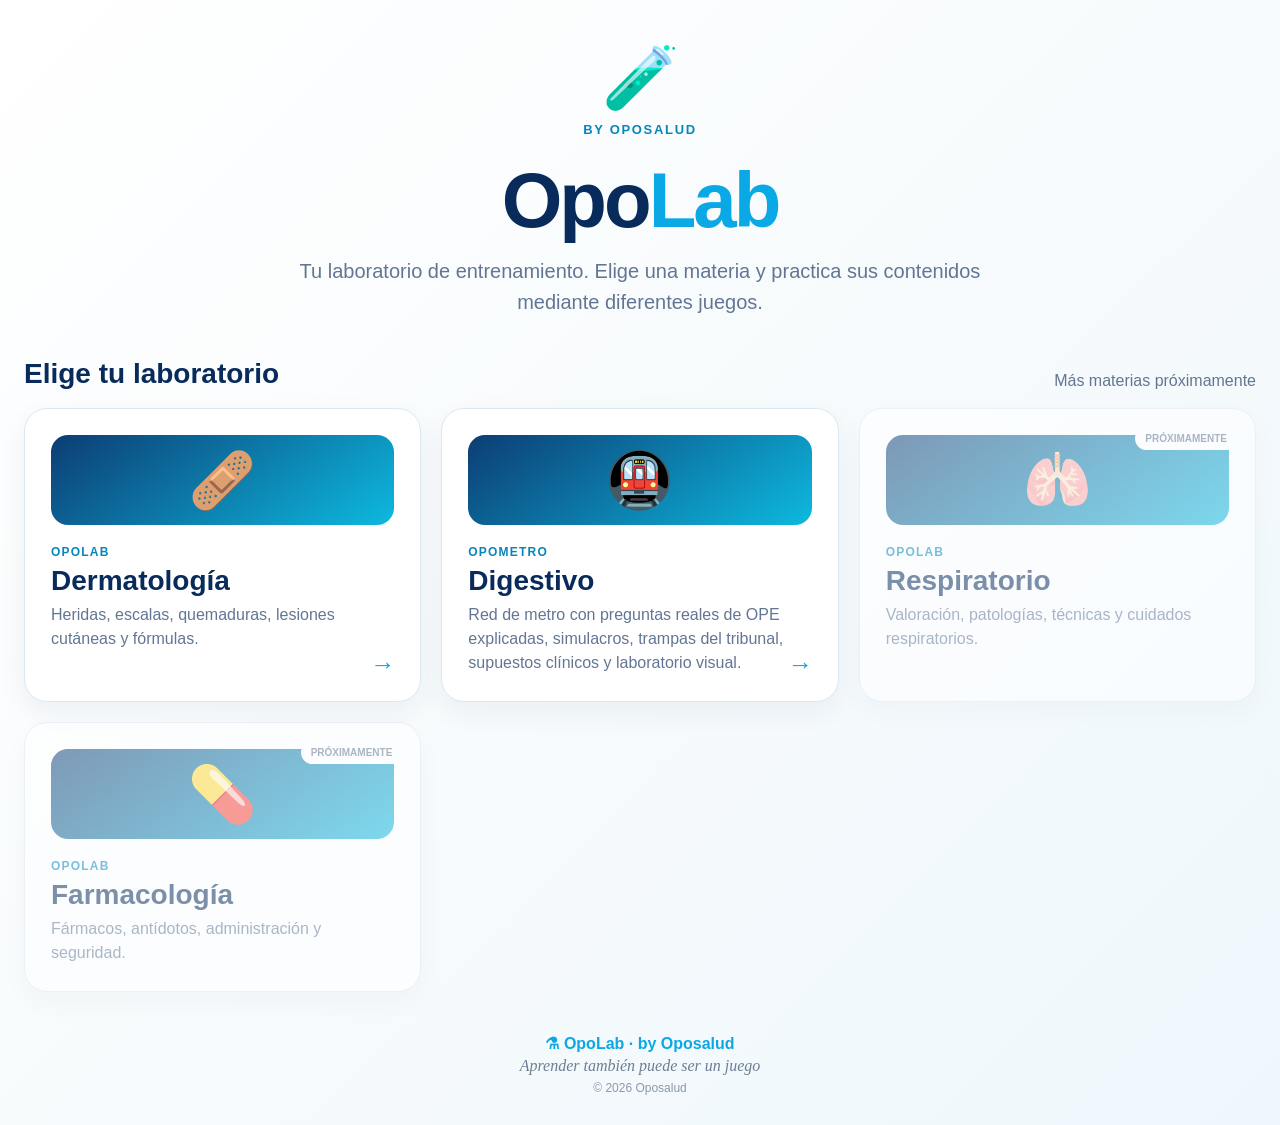
<file: index.html>
<!doctype html><html lang="es"><head><meta charset="utf-8"><meta name="viewport" content="width=device-width,initial-scale=1"><meta name="theme-color" content="#f7fbfe"><title>OpoLab · by Oposalud</title><style>:root{--navy:#082b5c;--blue:#0aa8e5;--muted:#627694;--bg:#f6fafc;--line:#dce8ef}*{box-sizing:border-box}body{margin:0;background:linear-gradient(135deg,#fff 0%,var(--bg) 58%,#eef8fc 100%);font-family:Inter,"Segoe UI",Arial,sans-serif;color:var(--navy);min-height:100vh}.wrap{width:min(1320px,calc(100% - 48px));margin:auto;padding:42px 0 30px}.hero{text-align:center;margin-bottom:40px}.flask{font-size:62px}.eyebrow{font-size:13px;font-weight:900;letter-spacing:.13em;color:#0786bc;text-transform:uppercase;margin:8px 0}.hero h1{font-size:clamp(52px,7vw,78px);letter-spacing:-3px;margin:18px 0 10px}.hero h1 span{color:var(--blue)}.hero p{font-size:20px;line-height:1.55;color:var(--muted);max-width:720px;margin:0 auto}.section{margin-top:36px}.sectionHead{display:flex;align-items:end;justify-content:space-between;margin-bottom:18px}.sectionHead h2{font-size:28px;margin:0}.sectionHead span{color:var(--muted)}.subjects{display:grid;grid-template-columns:repeat(3,minmax(0,1fr));gap:20px}.subject{display:block;text-decoration:none;background:white;border:1px solid var(--line);border-radius:23px;padding:26px;box-shadow:0 10px 28px rgba(8,43,92,.06);min-height:230px;position:relative;transition:.2s}.subject.active:hover{transform:translateY(-3px);box-shadow:0 18px 40px rgba(8,43,92,.11)}.subjectIcon{height:90px;border-radius:17px;background:linear-gradient(145deg,#0c3d74,#0db9df);display:flex;align-items:center;justify-content:center;font-size:55px;margin-bottom:20px}.tag{color:#0786bc;font-size:12px;font-weight:900;letter-spacing:.1em;text-transform:uppercase}.subject h3{font-size:28px;margin:6px 0;color:var(--navy)}.subject p{color:var(--muted);line-height:1.5;margin:0}.arrow{position:absolute;right:25px;bottom:22px;color:var(--blue);font-size:25px;font-weight:900}.soon{opacity:.52}.soonBadge{position:absolute;right:18px;top:18px;background:white;border-radius:999px;padding:6px 10px;font-size:10px;font-weight:900;color:#63758b}.foot{text-align:center;color:var(--blue);font-weight:900;margin-top:42px}.foot em{display:block;color:#6c7e93;font-family:"Segoe Print","Comic Sans MS",cursive;font-weight:400;margin-top:4px}.copy{display:block;color:#8a99ab;font-size:12px;font-weight:500;margin-top:6px}@media(max-width:900px){.subjects{grid-template-columns:1fr 1fr}.wrap{width:calc(100% - 28px)}}@media(max-width:600px){.subjects{grid-template-columns:1fr}.sectionHead span{display:none}}</style></head><body><div class="wrap"><header class="hero"><div class="flask">🧪</div><div class="eyebrow">by Oposalud</div><h1>Opo<span>Lab</span></h1><p>Tu laboratorio de entrenamiento. Elige una materia y practica sus contenidos mediante diferentes juegos.</p></header><section class="section"><div class="sectionHead"><h2>Elige tu laboratorio</h2><span>Más materias próximamente</span></div><div class="subjects"><a class="subject active" href="./dermatologia/"><div class="subjectIcon">🩹</div><div class="tag">OpoLab</div><h3>Dermatología</h3><p>Heridas, escalas, quemaduras, lesiones cutáneas y fórmulas.</p><div class="arrow">→</div></a><a class="subject active" href="./juegos/opometro-digestivo/"><div class="subjectIcon">🚇</div><div class="tag">OpoMetro</div><h3>Digestivo</h3><p>Red de metro con preguntas reales de OPE explicadas, simulacros, trampas del tribunal, supuestos clínicos y laboratorio visual.</p><div class="arrow">→</div></a><article class="subject soon"><span class="soonBadge">PRÓXIMAMENTE</span><div class="subjectIcon">🫁</div><div class="tag">OpoLab</div><h3>Respiratorio</h3><p>Valoración, patologías, técnicas y cuidados respiratorios.</p></article><article class="subject soon"><span class="soonBadge">PRÓXIMAMENTE</span><div class="subjectIcon">💊</div><div class="tag">OpoLab</div><h3>Farmacología</h3><p>Fármacos, antídotos, administración y seguridad.</p></article></div></section><div class="foot">⚗ OpoLab · by Oposalud<em>Aprender también puede ser un juego</em><span class="copy">© 2026 Oposalud</span></div></div></body></html>
</file>
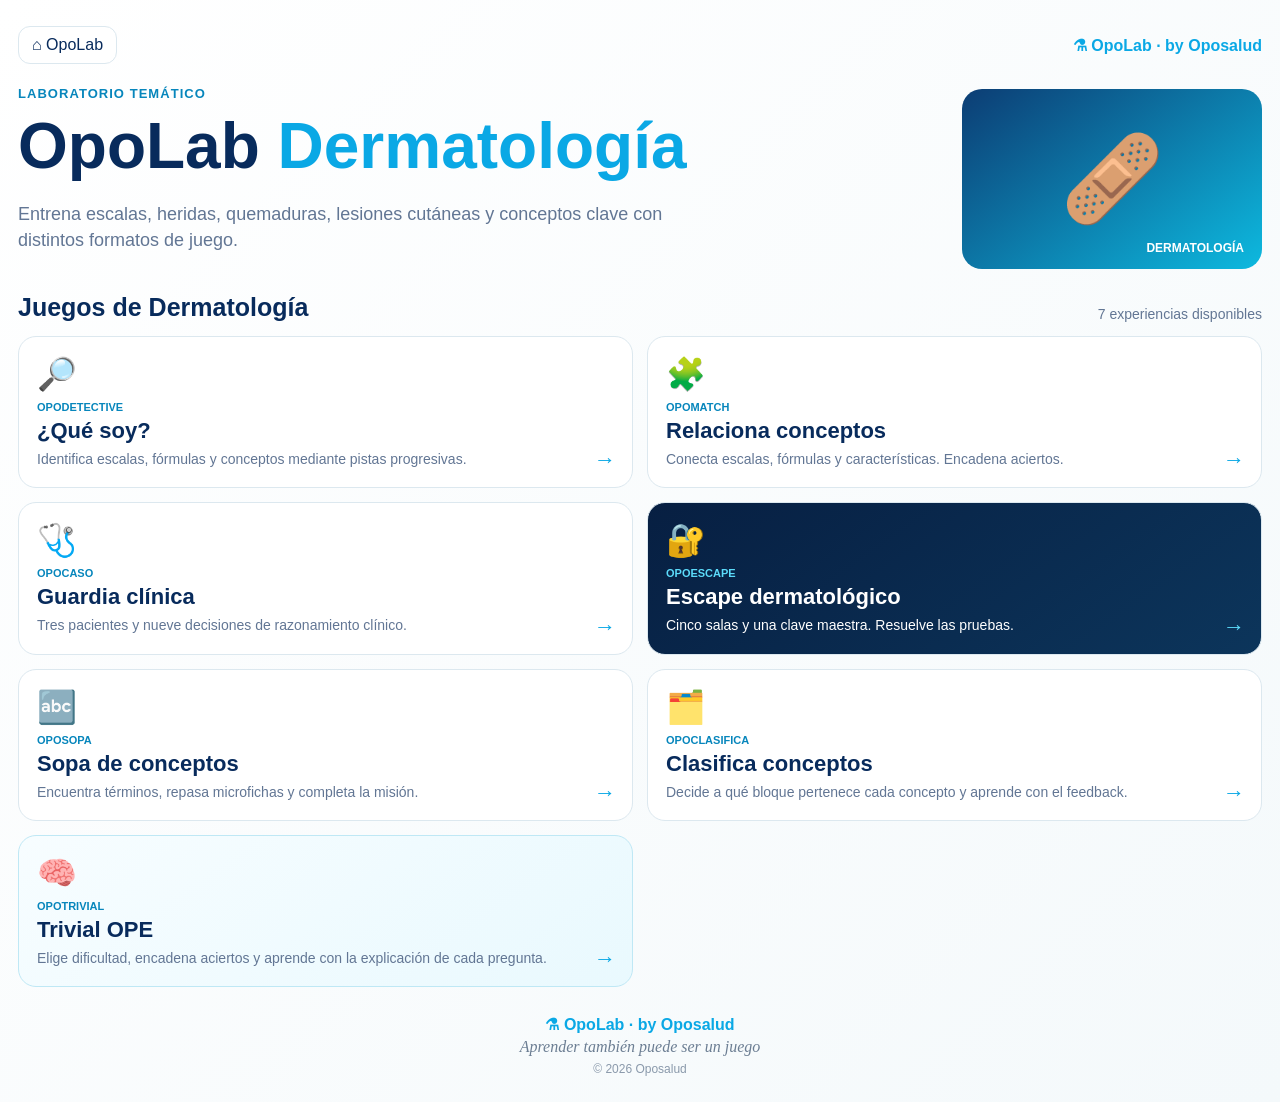
<file: dermatologia/index.html>
<!doctype html><html lang="es"><head><meta charset="utf-8"><meta name="viewport" content="width=device-width,initial-scale=1"><title>OpoLab Dermatología</title><style>:root{--n:#082b5c;--b:#0aa8e5;--m:#627694;--l:#dce8ef}*{box-sizing:border-box}body{margin:0;background:linear-gradient(135deg,#fff,#f4f9fb);font-family:Inter,"Segoe UI",Arial,sans-serif;color:var(--n)}.wrap{width:min(1280px,calc(100% - 36px));margin:auto;padding:26px 0}.topbar{display:flex;justify-content:space-between;align-items:center;margin-bottom:22px}.back{color:var(--n);text-decoration:none;background:#fff;border:1px solid var(--l);border-radius:12px;padding:9px 13px}.brand{color:var(--b);font-weight:900}.hero{display:grid;grid-template-columns:1fr 300px;gap:24px;align-items:center;margin-bottom:22px}.eyebrow{color:#0786bc;font-size:13px;font-weight:900;letter-spacing:.08em}.hero h1{font-size:clamp(42px,5vw,64px);margin:8px 0}.hero h1 span{color:var(--b)}.hero p{font-size:18px;line-height:1.45;color:var(--m);max-width:700px}.visual{height:180px;border-radius:20px;background:linear-gradient(145deg,#0c3d74,#0db9df);display:grid;place-items:center;font-size:84px;position:relative}.visual:after{content:'DERMATOLOGÍA';position:absolute;right:18px;bottom:14px;color:#fff;font-size:12px;font-weight:900}.sectionTitle{display:flex;justify-content:space-between;align-items:end;margin:14px 0}.sectionTitle h2{font-size:25px;margin:0}.sectionTitle span{color:var(--m);font-size:14px}.games{display:grid;grid-template-columns:repeat(2,minmax(0,1fr));gap:14px}.game{display:block;text-decoration:none;background:#fff;border:1px solid var(--l);border-radius:18px;padding:18px;min-height:150px;position:relative}.gameIcon{font-size:32px}.tag{display:block;margin-top:8px;color:#0786bc;font-size:11px;font-weight:900}.game h3{font-size:22px;margin:5px 0;color:var(--n)}.game p{color:var(--m);font-size:14px;line-height:1.45;margin:0;padding-right:24px}.arrow{position:absolute;right:16px;bottom:14px;color:var(--b);font-size:22px}.escape{background:linear-gradient(145deg,#071f42,#0c355b)}.escape h3,.escape p{color:#fff}.escape .tag,.escape .arrow{color:#5cdbfa}.trivial{background:linear-gradient(145deg,#f7fdff,#e9f9fe);border-color:#bfe8f5}.foot{text-align:center;color:var(--b);font-weight:900;margin-top:28px}.foot em{display:block;color:#6c7e93;font-family:"Segoe Print","Comic Sans MS",cursive;font-weight:400;margin-top:4px}.copy{display:block;color:#8a99ab;font-size:12px;font-weight:500;margin-top:6px}@media(max-width:800px){.hero{grid-template-columns:1fr}.visual{height:130px}.games{grid-template-columns:1fr}}body.embedded .wrap{width:100%;max-width:none;padding:10px 12px}body.embedded .topbar{margin-bottom:10px}body.embedded .brand{display:none}body.embedded .hero{grid-template-columns:1fr 190px;gap:14px;margin-bottom:12px}body.embedded .hero h1{font-size:38px;margin:4px 0}body.embedded .hero p{font-size:14px;line-height:1.35;margin:4px 0}body.embedded .eyebrow{font-size:11px}body.embedded .visual{height:105px;font-size:50px;border-radius:14px}body.embedded .visual:after{font-size:10px;right:10px;bottom:8px}body.embedded .sectionTitle{margin:8px 0}body.embedded .sectionTitle h2{font-size:20px}body.embedded .games{gap:8px}body.embedded .game{min-height:118px;padding:12px;border-radius:14px}body.embedded .gameIcon{font-size:24px}body.embedded .tag{margin-top:5px;font-size:10px}body.embedded .game h3{font-size:18px;margin:3px 0}body.embedded .game p{font-size:12px;line-height:1.3}body.embedded .foot{margin-top:18px}</style></head><body><div class="wrap"><div class="topbar"><a class="back" href="../">⌂ OpoLab</a><div class="brand">⚗ OpoLab · by Oposalud</div></div><section class="hero"><div><div class="eyebrow">LABORATORIO TEMÁTICO</div><h1>OpoLab <span>Dermatología</span></h1><p>Entrena escalas, heridas, quemaduras, lesiones cutáneas y conceptos clave con distintos formatos de juego.</p></div><div class="visual">🩹</div></section><div class="sectionTitle"><h2>Juegos de Dermatología</h2><span>7 experiencias disponibles</span></div><section class="games"><a class="game" href="../juegos/opodetective-dermatologia/?v=c7fb593"><div class="gameIcon">🔎</div><span class="tag">OPODETECTIVE</span><h3>¿Qué soy?</h3><p>Identifica escalas, fórmulas y conceptos mediante pistas progresivas.</p><div class="arrow">→</div></a><a class="game" href="../juegos/opomatch-dermatologia/?v=20260904"><div class="gameIcon">🧩</div><span class="tag">OPOMATCH</span><h3>Relaciona conceptos</h3><p>Conecta escalas, fórmulas y características. Encadena aciertos.</p><div class="arrow">→</div></a><a class="game" href="../juegos/opocaso-dermatologia/?v=f59f9a9"><div class="gameIcon">🩺</div><span class="tag">OPOCASO</span><h3>Guardia clínica</h3><p>Tres pacientes y nueve decisiones de razonamiento clínico.</p><div class="arrow">→</div></a><a class="game escape" href="../juegos/opoescape-dermatologia/?v=a2d5cb7"><div class="gameIcon">🔐</div><span class="tag">OPOESCAPE</span><h3>Escape dermatológico</h3><p>Cinco salas y una clave maestra. Resuelve las pruebas.</p><div class="arrow">→</div></a><a class="game" href="../juegos/oposopa-dermatologia/?v=2d2df03"><div class="gameIcon">🔤</div><span class="tag">OPOSOPA</span><h3>Sopa de conceptos</h3><p>Encuentra términos, repasa microfichas y completa la misión.</p><div class="arrow">→</div></a><a class="game" href="../juegos/opoclasifica-dermatologia/?v=1747cb3"><div class="gameIcon">🗂️</div><span class="tag">OPOCLASIFICA</span><h3>Clasifica conceptos</h3><p>Decide a qué bloque pertenece cada concepto y aprende con el feedback.</p><div class="arrow">→</div></a><a class="game trivial" href="../juegos/opotrivial-dermatologia/?v=0fa29e4"><div class="gameIcon">🧠</div><span class="tag">OPOTRIVIAL</span><h3>Trivial OPE</h3><p>Elige dificultad, encadena aciertos y aprende con la explicación de cada pregunta.</p><div class="arrow">→</div></a></section><div class="foot">⚗ OpoLab · by Oposalud<em>Aprender también puede ser un juego</em><span class="copy">© 2026 Oposalud</span></div></div><script>if(self!==top)document.body.classList.add('embedded')</script></body></html>
</file>
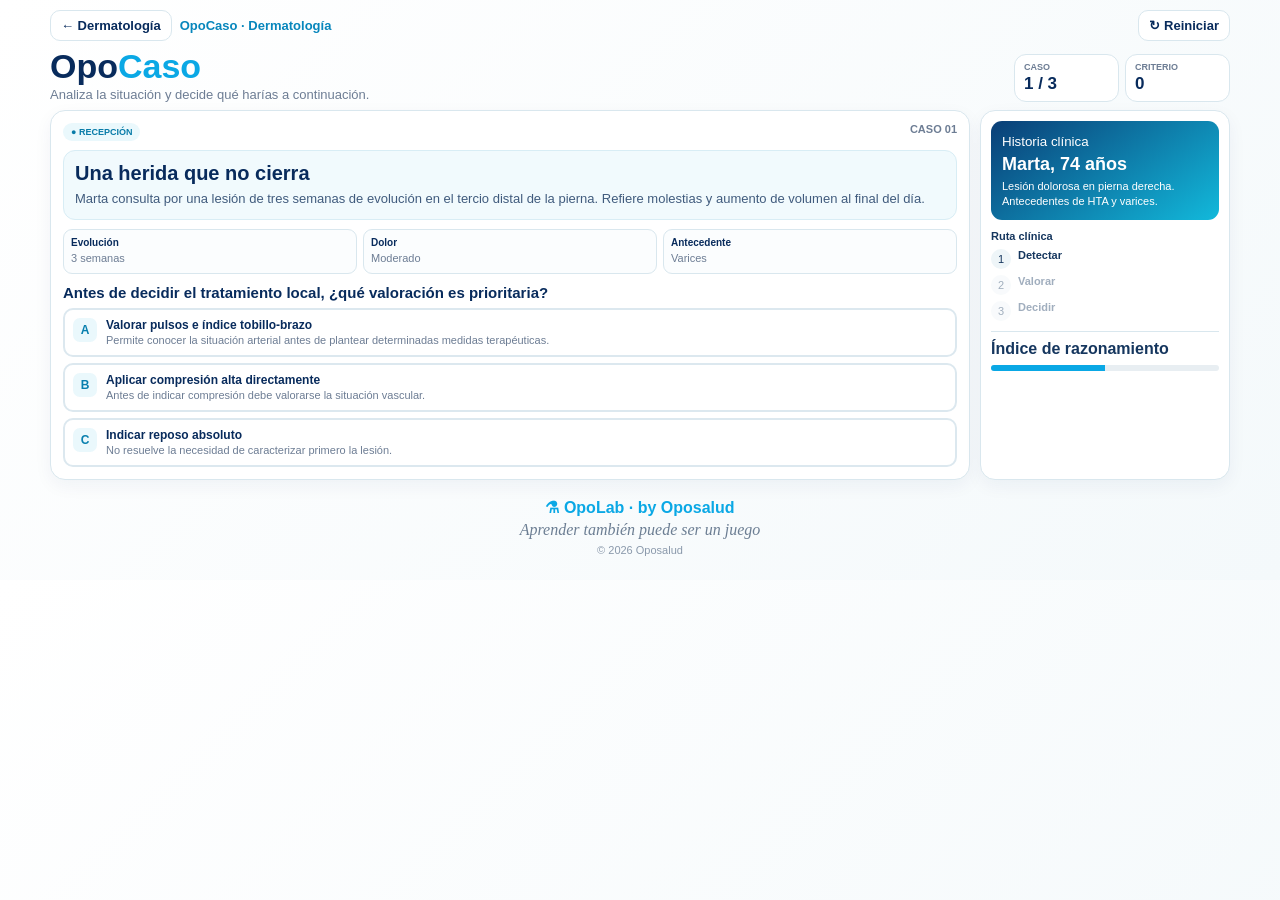
<file: juegos/opocaso-dermatologia/index.html>
<!doctype html><html lang="es"><head><meta charset="utf-8"><meta name="viewport" content="width=device-width,initial-scale=1"><title>OpoCaso · Dermatología</title><style>:root{--n:#082b5c;--b:#0aa8e5;--m:#6d7d94;--l:#d9e7ee}*{box-sizing:border-box}body{margin:0;background:linear-gradient(135deg,#fff,#f4f9fb);font-family:Inter,"Segoe UI",Arial,sans-serif;color:#15365e}.shell{width:min(1180px,calc(100% - 20px));margin:10px auto}.nav{display:flex;align-items:center;gap:8px;margin-bottom:8px}.back,.reset{color:var(--n);background:#fff;border:1px solid var(--l);border-radius:10px;padding:7px 10px;font-weight:800;text-decoration:none;font-size:13px}.reset{margin-left:auto}.crumb{font-weight:900;color:#0786bc;font-size:13px}.hero{display:grid;grid-template-columns:1fr auto;gap:10px;align-items:end;margin-bottom:8px}.hero h1{font-size:34px;line-height:1;margin:0;color:var(--n)}.hero h1 span{color:var(--b)}.hero p{font-size:13px;color:var(--m);margin:4px 0 0}.hud{display:flex;gap:6px}.pill{min-width:105px;background:#fff;border:1px solid var(--l);border-radius:12px;padding:7px 9px}.pill small{display:block;color:var(--m);font-weight:800;font-size:9px}.pill strong{display:block;color:var(--n);font-size:17px;margin-top:2px}.layout{display:grid;grid-template-columns:minmax(0,1fr) 250px;gap:10px}.card{background:#fff;border:1px solid var(--l);border-radius:15px;box-shadow:0 6px 18px rgba(8,43,92,.05)}.case{padding:12px;min-height:0}.stage{display:flex;justify-content:space-between}.badge{background:#eaf8fc;color:#087ba8;padding:4px 8px;border-radius:999px;font-size:9px;font-weight:900}.caseNo{color:var(--m);font-weight:900;font-size:11px}.scene{margin:9px 0;padding:11px;border-radius:12px;background:#f1fafd;border:1px solid #d8edf5}.scene h2{font-size:20px;margin:0 0 5px;color:var(--n)}.scene p{font-size:13px;line-height:1.35;margin:0;color:#405b7d}.clues{display:grid;grid-template-columns:repeat(3,1fr);gap:6px;margin:8px 0}.fact{padding:7px;background:#fbfdfe;border:1px solid var(--l);border-radius:9px}.fact b{display:block;color:var(--n);font-size:10px}.fact span{color:var(--m);font-size:11px}.prompt{font-size:15px;font-weight:900;color:var(--n);margin:10px 0 7px}.choices{display:grid;gap:6px}.choice{width:100%;text-align:left;border:2px solid #dce8ef;background:#fff;border-radius:10px;padding:8px;cursor:pointer;display:grid;grid-template-columns:26px 1fr;gap:7px}.letter{display:grid;place-items:center;width:24px;height:24px;border-radius:7px;background:#eaf8fc;color:#087fae;font-weight:900;font-size:12px}.choice b{display:block;color:var(--n);font-size:12px}.choice span span{color:var(--m);font-size:11px}.feedback{margin-top:7px;padding:9px 10px;border-radius:9px;font-size:12px}.good{background:#e9f8f2;color:#176f55}.warn{background:#fff8e8;color:#8d6517}.bad{background:#fff1f2;color:#9c3340}.continue{width:100%;height:38px;margin-top:7px;border:0;border-radius:9px;background:var(--n);color:#fff;font-weight:900}.side{padding:10px}.patient{border-radius:11px;background:linear-gradient(145deg,#0a3e76,#12b9db);color:#fff;padding:11px}.patient h3{font-size:18px;margin:4px 0}.patient p{font-size:11px;line-height:1.35;margin:0}.timeline{margin-top:10px;font-size:11px}.timeline h4,.reason h4{margin:0 0 7px}.step{display:grid;grid-template-columns:21px 1fr;gap:6px;margin:6px 0;opacity:.4}.step.active,.step.done{opacity:1}.dot{width:20px;height:20px;border-radius:50%;display:grid;place-items:center;background:#eef5f8}.reason{margin-top:10px;border-top:1px solid var(--l);padding-top:8px}.meter{height:6px;background:#e8eef2;border-radius:99px;overflow:hidden}.meter i{display:block;height:100%;background:var(--b)}.hidden{display:none!important}.final{padding:30px;text-align:center}.score{font-size:44px;font-weight:900;color:var(--b)}.brandFoot{text-align:center;color:var(--b);font-weight:900;margin:18px 0 24px}.brandFoot em{display:block;color:#6c7e93;font-family:"Segoe Print","Comic Sans MS",cursive;font-weight:400;margin-top:4px}.brandFoot .copy{display:block;color:#8a99ab;font-size:11px;font-weight:500;margin-top:5px}@media(max-width:780px){.layout{grid-template-columns:1fr}.side{display:none}.hero{grid-template-columns:1fr}.clues{grid-template-columns:1fr}.crumb{display:none}}</style></head><body><div class="shell"><nav class="nav"><a class="back" href="../../dermatologia/">← Dermatología</a><span class="crumb">OpoCaso · Dermatología</span><button class="reset" id="resetBtn">↻ Reiniciar</button></nav><section id="game"><header class="hero"><div><h1>Opo<span>Caso</span></h1><p>Analiza la situación y decide qué harías a continuación.</p></div><div class="hud"><div class="pill"><small>CASO</small><strong id="caseCount"></strong></div><div class="pill"><small>CRITERIO</small><strong id="score">0</strong></div></div></header><div class="layout"><main class="card case"><div class="stage"><span class="badge" id="stageBadge"></span><span class="caseNo" id="caseTitle"></span></div><div class="scene"><h2 id="sceneTitle"></h2><p id="sceneText"></p></div><div class="clues" id="facts"></div><div class="prompt" id="prompt"></div><div class="choices" id="choices"></div><div id="feedback" class="feedback hidden"></div><button id="continueBtn" class="continue hidden">Continuar →</button></main><aside class="card side"><div class="patient"><small>Historia clínica</small><h3 id="patientName"></h3><p id="patientInfo"></p></div><div class="timeline" id="timeline"></div><div class="reason"><h4>Índice de razonamiento</h4><div class="meter"><i id="meter"></i></div></div></aside></div></section><section id="final" class="card final hidden"><h2 id="finalTitle"></h2><div class="score" id="finalScore"></div><p id="finalText"></p><button class="continue" id="replayBtn">Jugar otra guardia</button></section><div class="brandFoot">⚗ OpoLab · by Oposalud<em>Aprender también puede ser un juego</em><span class="copy">© 2026 Oposalud</span></div></div><script>'use strict';const cases=[{name:'Marta, 74 años',info:'Lesión dolorosa en pierna derecha. Antecedentes de HTA y varices.',steps:[{badge:'● RECEPCIÓN',title:'Una herida que no cierra',text:'Marta consulta por una lesión de tres semanas de evolución en el tercio distal de la pierna. Refiere molestias y aumento de volumen al final del día.',facts:[['Evolución','3 semanas'],['Dolor','Moderado'],['Antecedente','Varices']],prompt:'Antes de decidir el tratamiento local, ¿qué valoración es prioritaria?',choices:[['Valorar pulsos e índice tobillo-brazo','Permite conocer la situación arterial antes de plantear determinadas medidas terapéuticas.',2,'good'],['Aplicar compresión alta directamente','Antes de indicar compresión debe valorarse la situación vascular.',0,'warn'],['Indicar reposo absoluto','No resuelve la necesidad de caracterizar primero la lesión.',-1,'bad']]},{badge:'● VALORACIÓN',title:'Nuevos datos de la exploración',text:'La lesión es irregular y exudativa. Los pulsos están presentes y el índice tobillo-brazo es 0,95.',facts:[['ITB','0,95'],['Pulsos','Presentes'],['Morfología','Irregular']],prompt:'Integrando todos los datos, ¿qué etiología resulta más probable?',choices:[['Úlcera venosa','El conjunto de datos orienta a etiología venosa.',2,'good'],['Úlcera arterial','La exploración vascular no es la más característica.',-1,'bad'],['Lesión por presión','No existe un mecanismo de presión mantenida.',-1,'bad']]},{badge:'● PLAN',title:'Plan terapéutico',text:'Se realiza limpieza de la herida, protección de la piel perilesional y selección del apósito.',facts:[['ITB','0,95'],['Exudado','Alto'],['Piel','Frágil']],prompt:'¿Qué intervención debe formar parte del abordaje etiológico?',choices:[['Compresión terapéutica adaptada','La compresión es un pilar tras valorar la situación arterial.',2,'good'],['Reposo absoluto prolongado','No favorece el retorno venoso.',0,'warn'],['Antiséptico rutinario','No constituye tratamiento etiológico.',0,'warn']]}]},{name:'Javier, 39 años',info:'Accidente doméstico por líquido caliente.',steps:[{badge:'● TRIAGE',title:'Valoración inicial',text:'Observas lesiones compatibles con quemadura en el miembro superior derecho y la cara anterior del tronco.',facts:[['Agente','Líquido caliente'],['Zonas','MS derecho + tronco anterior'],['Edad','39 años']],prompt:'¿Qué dato debes cuantificar para valorar la extensión?',choices:[['Superficie corporal quemada','La extensión es esencial para valorar gravedad.',2,'good'],['Escala de Braden','No mide extensión de quemaduras.',-1,'bad'],['Índice tobillo-brazo','No cuantifica superficie quemada.',-1,'bad']]},{badge:'● CÁLCULO',title:'Estimación de la extensión',text:'La quemadura afecta por completo al miembro superior derecho y a la cara anterior del tronco.',facts:[['Paciente','Adulto'],['MS derecho','Completo'],['Tronco','Anterior']],prompt:'Aplicando Wallace, ¿qué porcentaje aproximado está quemado?',choices:[['27%','9% del miembro superior + 18% del tronco anterior.',2,'good'],['18%','Solo contabiliza el tronco anterior.',0,'warn'],['36%','Sobrestima la extensión.',-1,'bad']]},{badge:'● REPOSICIÓN',title:'Necesidades de fluidoterapia',text:'Javier pesa 70 kg y presenta una SCQ del 27%.',facts:[['Peso','70 kg'],['SCQ','27%'],['Periodo','24 h']],prompt:'Según Parkland, ¿qué volumen total corresponde a las primeras 24 horas?',choices:[['7.560 ml','Es el resultado del cálculo.',2,'good'],['3.780 ml','Es la mitad del volumen total.',0,'warn'],['10.800 ml','No corresponde al cálculo.',-1,'bad']]}]},{name:'Lucía, 82 años',info:'Paciente encamada con movilidad muy limitada.',steps:[{badge:'● DETECCIÓN',title:'Hallazgo durante el aseo',text:'En sacro observas eritema persistente, piel íntegra y no blanqueable.',facts:[['Piel','Íntegra'],['Hallazgo','Eritema'],['Zona','Sacro']],prompt:'¿Cómo clasificarías el hallazgo?',choices:[['LPP categoría 1','Piel intacta con eritema no blanqueable.',2,'good'],['LPP categoría 2','Implica pérdida parcial del grosor cutáneo.',-1,'bad'],['Dermatitis por incontinencia','El patrón descrito orienta más a presión.',0,'warn']]},{badge:'● RIESGO',title:'Valoración integral',text:'Lucía presenta movilidad limitada, humedad frecuente y nutrición deficiente.',facts:[['Movilidad','Limitada'],['Humedad','Frecuente'],['Nutrición','Deficiente']],prompt:'¿Qué herramienta es adecuada para estimar el riesgo de LPP?',choices:[['Escala de Braden','Valora los principales factores de riesgo.',2,'good'],['Glasgow melanoma','No evalúa riesgo de LPP.',-1,'bad'],['Wallace','Se utiliza en quemaduras.',-1,'bad']]},{badge:'● PREVENCIÓN',title:'Plan preventivo',text:'El equipo establece medidas preventivas para las próximas 24 horas.',facts:[['Dependencia','Alta'],['Humedad','Frecuente'],['Movilidad','Limitada']],prompt:'¿Qué estrategia ofrece un abordaje más completo?',choices:[['Reposicionamiento, manejo de humedad, superficies de apoyo y soporte nutricional','Aborda de forma conjunta los factores de riesgo.',2,'good'],['Solo crema barrera','No cubre todos los factores.',0,'warn'],['Masajear la zona eritematosa','No es una medida adecuada.',-1,'bad']]}]}];let c=0,s=0,score=0,locked=false,displayChoices=[];const $=id=>document.getElementById(id);function sh(a){a=[...a];for(let i=a.length-1;i>0;i--){let j=Math.floor(Math.random()*(i+1));[a[i],a[j]]=[a[j],a[i]]}return a}function timeline(){let labels=['Detectar','Valorar','Decidir'];$('timeline').innerHTML='<h4>Ruta clínica</h4>'+labels.map((x,i)=>`<div class="step ${i<s?'done':i===s?'active':''}"><div class="dot">${i<s?'✓':i+1}</div><div><b>${x}</b></div></div>`).join('')}function load(){locked=false;let cs=cases[c],st=cs.steps[s];displayChoices=sh(st.choices);$('caseCount').textContent=`${c+1} / 3`;$('score').textContent=score;$('caseTitle').textContent=`CASO ${String(c+1).padStart(2,'0')}`;$('stageBadge').textContent=st.badge;$('sceneTitle').textContent=st.title;$('sceneText').textContent=st.text;$('patientName').textContent=cs.name;$('patientInfo').textContent=cs.info;$('facts').innerHTML=st.facts.map(f=>`<div class="fact"><b>${f[0]}</b><span>${f[1]}</span></div>`).join('');$('prompt').textContent=st.prompt;$('choices').innerHTML=displayChoices.map((ch,i)=>`<button class="choice" data-i="${i}"><span class="letter">${'ABC'[i]}</span><span><b>${ch[0]}</b><span>${ch[1]}</span></span></button>`).join('');$('feedback').className='feedback hidden';$('continueBtn').classList.add('hidden');document.querySelectorAll('.choice').forEach(b=>b.onclick=()=>choose(+b.dataset.i));timeline();$('meter').style.width=`${Math.max(10,Math.min(100,50+score*5))}%`}function choose(i){if(locked)return;locked=true;let ch=displayChoices[i];score+=ch[2];$('score').textContent=score;$('feedback').className=`feedback ${ch[3]}`;$('feedback').innerHTML=`<strong>${ch[2]>=2?'✓ Decisión sólida':ch[2]===0?'⚠ Decisión incompleta':'✕ Decisión de riesgo'}</strong><br>${ch[1]}`;document.querySelectorAll('.choice').forEach(b=>b.disabled=true);$('continueBtn').classList.remove('hidden')}function next(){if(s<2){s++;load()}else if(c<2){c++;s=0;load()}else end()}function end(){$('game').classList.add('hidden');$('final').classList.remove('hidden');$('finalTitle').textContent=score>=14?'Guardia excelente':score>=9?'Buen razonamiento clínico':'Caso completado';$('finalScore').textContent=score+' pts';$('finalText').textContent='Has completado los tres casos clínicos.'}$('continueBtn').onclick=next;$('resetBtn').onclick=()=>{if(confirm('¿Reiniciar OpoCaso?')){c=s=score=0;$('final').classList.add('hidden');$('game').classList.remove('hidden');load()}};$('replayBtn').onclick=()=>{c=s=score=0;$('final').classList.add('hidden');$('game').classList.remove('hidden');load()};load();</script></body></html>
</file>
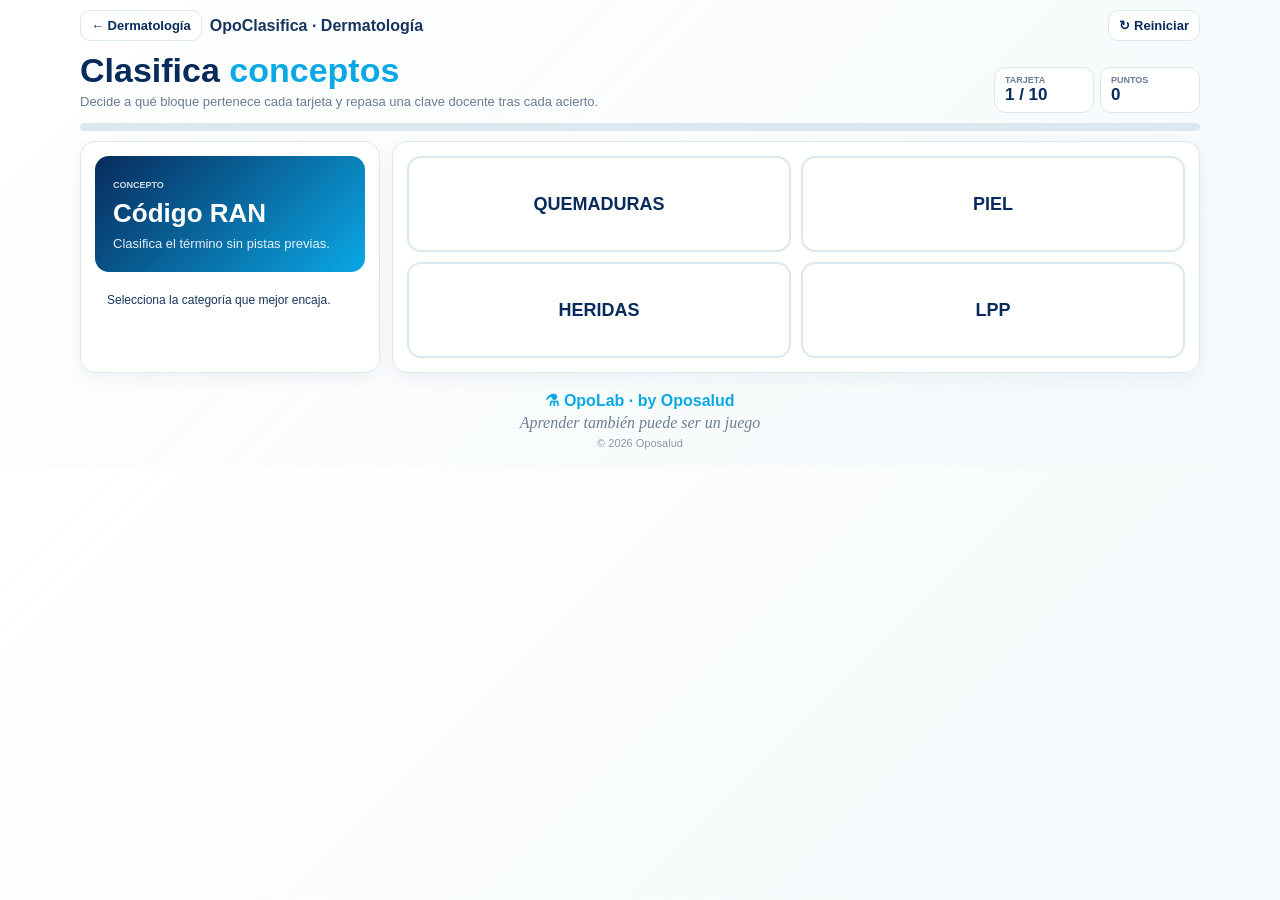
<file: juegos/opoclasifica-dermatologia/index.html>
<!doctype html><html lang="es"><head><meta charset="utf-8"><meta name="viewport" content="width=device-width,initial-scale=1"><title>OpoClasifica · Dermatología</title><style>:root{--n:#082b5c;--b:#0aa8e5;--m:#6a7c96;--l:#dce8ef;--g:#16835f;--r:#a83a46}*{box-sizing:border-box}body{margin:0;background:linear-gradient(135deg,#fff,#f4f9fb);font-family:Inter,"Segoe UI",Arial,sans-serif;color:#17355f}.wrap{width:min(1120px,calc(100% - 20px));margin:10px auto}.nav{display:flex;gap:8px;align-items:center}.back,.reset{border:1px solid var(--l);background:#fff;color:var(--n);border-radius:10px;padding:7px 10px;font-weight:800;text-decoration:none;font-size:13px}.reset{margin-left:auto}.head{display:flex;justify-content:space-between;gap:12px;align-items:end;margin:10px 0}.head h1{font-size:34px;margin:0;color:var(--n)}.head h1 span{color:var(--b)}.head p{margin:4px 0;color:var(--m);font-size:13px}.stats{display:flex;gap:6px}.pill{background:#fff;border:1px solid var(--l);border-radius:11px;padding:7px 10px;min-width:100px}.pill small{display:block;font-size:9px;color:var(--m);font-weight:900}.pill b{font-size:17px;color:var(--n)}.game{display:grid;grid-template-columns:300px 1fr;gap:12px}.card{background:#fff;border:1px solid var(--l);border-radius:15px;padding:14px;box-shadow:0 6px 18px rgba(8,43,92,.05)}.promptBox{background:linear-gradient(135deg,#082b5c,#0aa8e5);color:#fff;border-radius:14px;padding:18px}.promptBox small{font-size:9px;font-weight:900;opacity:.8}.promptBox h2{font-size:26px;margin:6px 0}.promptBox p{font-size:13px;line-height:1.45;margin:0;opacity:.9}.categories{display:grid;grid-template-columns:repeat(2,1fr);gap:10px}.cat{border:2px solid #dce8ef;background:#fff;border-radius:14px;padding:18px;text-align:center;cursor:pointer;min-height:96px;display:grid;place-items:center}.cat:hover{border-color:#8eddf2;background:#f7fdff}.cat b{display:block;color:var(--n);font-size:18px}.feedback{margin-top:10px;padding:11px 12px;border-radius:10px;font-size:12px}.feedback.good{background:#e9f8f1;color:#176f55}.feedback.bad{background:#fff0f2;color:#9c3340}.next{display:none;width:100%;margin-top:10px;border:0;background:var(--n);color:#fff;border-radius:10px;padding:10px 12px;font-weight:900}.next.show{display:block}.learn{margin-top:12px;border:1px solid #bfe8f5;border-radius:12px;overflow:hidden;display:none}.learn.show{display:block}.learn h3{margin:0;background:#eef9fd;padding:10px 12px;color:#087ba8;font-size:14px}.learn div{padding:11px 12px;font-size:12px;line-height:1.45}.progress{height:8px;background:#dce8ef;border-radius:99px;overflow:hidden;margin:10px 0}.progress i{display:block;height:100%;background:var(--b)}.foot{text-align:center;color:var(--b);font-weight:900;margin:18px 0}.foot em{display:block;color:#6c7e93;font-family:"Segoe Print","Comic Sans MS",cursive;font-weight:400;margin-top:4px}.copy{display:block;color:#8a99ab;font-size:11px;font-weight:500;margin-top:5px}.final{display:none;text-align:center;padding:32px}.final.show{display:block}.final h2{font-size:30px;color:var(--n)}.finalScore{font-size:48px;color:var(--b);font-weight:900}.actions{display:flex;gap:8px;justify-content:center;flex-wrap:wrap;margin-top:16px}.btn{border:0;border-radius:10px;padding:10px 14px;font-weight:900}.btn.primary{background:var(--n);color:#fff}.btn.secondary{background:#eaf8fc;color:#087cab;text-decoration:none}@media(max-width:760px){.game{grid-template-columns:1fr}.head{display:block}.stats{margin-top:8px}.categories{grid-template-columns:1fr}}</style></head><body><div class="wrap"><nav class="nav"><a class="back" href="../../dermatologia/">← Dermatología</a><b>OpoClasifica · Dermatología</b><button class="reset" id="reset">↻ Reiniciar</button></nav><section id="play"><header class="head"><div><h1>Clasifica <span>conceptos</span></h1><p>Decide a qué bloque pertenece cada tarjeta y repasa una clave docente tras cada acierto.</p></div><div class="stats"><div class="pill"><small>TARJETA</small><b id="round">1 / 10</b></div><div class="pill"><small>PUNTOS</small><b id="score">0</b></div></div></header><div class="progress"><i id="bar"></i></div><main class="game"><section class="card"><div class="promptBox"><small>CONCEPTO</small><h2 id="term"></h2><p>Clasifica el término sin pistas previas.</p></div><div id="feedback" class="feedback">Selecciona la categoría que mejor encaja.</div><div id="learn" class="learn"><h3>🎯 Clave OPE</h3><div id="learnText"></div></div><button id="next" class="next">Siguiente →</button></section><section class="card"><div id="categories" class="categories"></div></section></main></section><section id="final" class="card final"><h2>¡Clasificación completada!</h2><div id="finalScore" class="finalScore"></div><p id="finalText"></p><div class="actions"><button id="replay" class="btn primary">Volver a clasificar</button><a class="btn secondary" href="../../dermatologia/">← Volver a Dermatología</a></div></section><div class="foot">⚗ OpoLab · by Oposalud<em>Aprender también puede ser un juego</em><span class="copy">© 2026 Oposalud</span></div></div><script>'use strict';const CATS=['LPP','QUEMADURAS','HERIDAS','PIEL'];const ITEMS=[{t:'Braden',c:'LPP',k:'Escala negativa: a menor puntuación, mayor riesgo. Rango habitual 6-23.'},{t:'Norton',c:'LPP',k:'Valora estado físico, mental, actividad, movilidad e incontinencia.'},{t:'EMINA',c:'LPP',k:'Es positiva: a mayor puntuación, mayor riesgo.'},{t:'Wallace',c:'QUEMADURAS',k:'Regla de los 9 para estimar superficie corporal quemada en adultos.'},{t:'Parkland',c:'QUEMADURAS',k:'4 ml × kg × %SCQ en 24 h; la mitad en las primeras 8 h.'},{t:'Baux',c:'QUEMADURAS',k:'Versión clásica: edad + %SCQ.'},{t:'Fedpalla',c:'HERIDAS',k:'Ayuda a valorar el entorno de la lesión y el pronóstico de cicatrización.'},{t:'Código RAN',c:'HERIDAS',k:'Rojo, amarillo y negro orientan sobre el tejido predominante.'},{t:'Eritema no blanqueable',c:'PIEL',k:'Con presión mantenida orienta a lesión por presión categoría 1.'},{t:'Lund-Browder',c:'QUEMADURAS',k:'Ajusta los porcentajes corporales según la edad.'}];let deck=[],i=0,score=0,locked=false;const $=x=>document.getElementById(x);function sh(a){a=[...a];for(let j=a.length-1;j>0;j--){let k=Math.floor(Math.random()*(j+1));[a[j],a[k]]=[a[k],a[j]]}return a}function start(){deck=sh(ITEMS);i=0;score=0;$('final').classList.remove('show');$('play').style.display='block';load()}function load(){locked=false;let it=deck[i];$('round').textContent=`${i+1} / ${deck.length}`;$('score').textContent=score;$('bar').style.width=`${(i/deck.length)*100}%`;$('term').textContent=it.t;$('feedback').className='feedback';$('feedback').textContent='Selecciona la categoría que mejor encaja.';$('learn').classList.remove('show');$('next').classList.remove('show');$('categories').innerHTML=sh(CATS).map(c=>`<button class="cat" data-c="${c}"><b>${c}</b></button>`).join('');document.querySelectorAll('.cat').forEach(b=>b.onclick=()=>choose(b))}function choose(b){if(locked)return;let it=deck[i];if(b.dataset.c===it.c){locked=true;score+=100;$('score').textContent=score;$('feedback').className='feedback good';$('feedback').textContent=`✓ Correcto: ${it.t} → ${it.c}`;$('learnText').textContent=it.k;$('learn').classList.add('show');$('next').classList.add('show');document.querySelectorAll('.cat').forEach(x=>x.disabled=true)}else{$('feedback').className='feedback bad';$('feedback').textContent='No encaja ahí. Prueba otra categoría.'}}$('next').onclick=()=>{if(i<deck.length-1){i++;load()}else finish()};function finish(){$('play').style.display='none';$('final').classList.add('show');$('finalScore').textContent=`${score} / ${deck.length*100}`;$('finalText').textContent=score===deck.length*100?'Clasificación perfecta. Has organizado todos los conceptos correctamente.':'Has completado la ronda de clasificación.'}$('replay').onclick=start;$('reset').onclick=()=>{if(confirm('¿Reiniciar OpoClasifica?'))start()};start();</script></body></html>
</file>
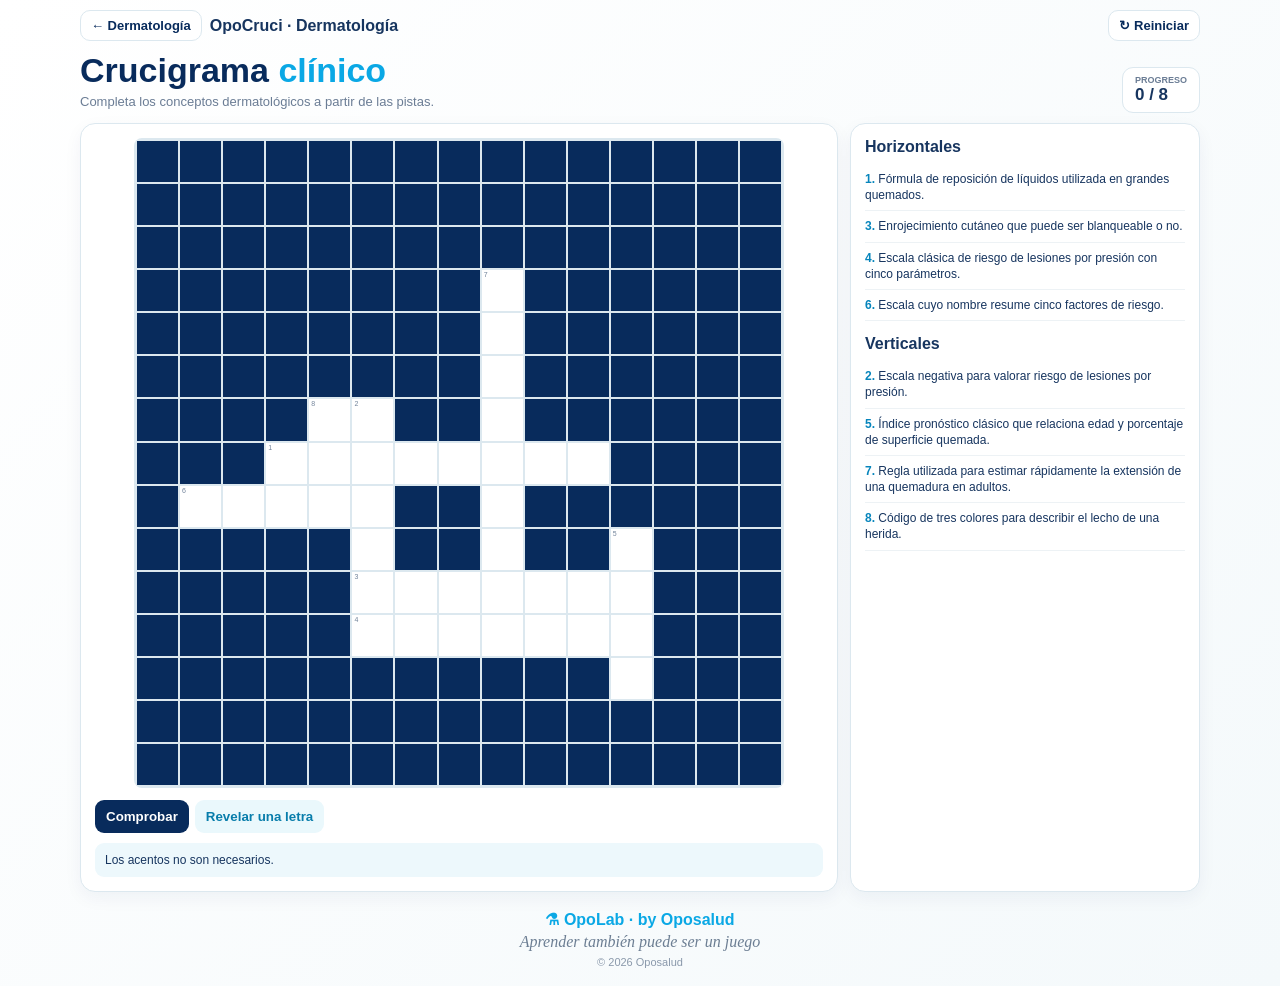
<file: juegos/opocruci-dermatologia/index.html>
<!doctype html><html lang="es"><head><meta charset="utf-8"><meta name="viewport" content="width=device-width,initial-scale=1"><title>OpoCruci · Dermatología</title><style>:root{--n:#082b5c;--b:#0aa8e5;--m:#6b7d95;--l:#dce8ef}*{box-sizing:border-box}body{margin:0;background:linear-gradient(135deg,#fff,#f4f9fb);font-family:Inter,"Segoe UI",Arial,sans-serif;color:#17355f}.wrap{width:min(1120px,calc(100% - 20px));margin:10px auto}.nav{display:flex;gap:8px;align-items:center}.back,.reset{border:1px solid var(--l);background:#fff;color:var(--n);border-radius:10px;padding:7px 10px;font-weight:800;text-decoration:none;font-size:13px}.reset{margin-left:auto}.head{display:flex;justify-content:space-between;align-items:end;gap:12px;margin:10px 0}.head h1{font-size:34px;margin:0;color:var(--n)}.head h1 span{color:var(--b)}.head p{font-size:13px;color:var(--m);margin:4px 0}.pill{background:#fff;border:1px solid var(--l);border-radius:11px;padding:7px 12px}.pill small{display:block;font-size:9px;color:var(--m);font-weight:900}.pill b{font-size:17px}.game{display:grid;grid-template-columns:minmax(0,1fr) 350px;gap:12px}.card{background:#fff;border:1px solid var(--l);border-radius:15px;padding:14px;box-shadow:0 6px 18px rgba(8,43,92,.05)}.cross{display:grid;grid-template-columns:repeat(15,1fr);gap:2px;max-width:650px;margin:auto;background:#dce8ef;padding:3px;border-radius:8px}.sq{aspect-ratio:1;position:relative;background:#fff}.sq.block{background:var(--n)}.sq input{width:100%;height:100%;border:0;text-align:center;text-transform:uppercase;font-weight:900;color:var(--n);font-size:clamp(11px,1.8vw,17px);outline:none;background:transparent}.sq input:focus{background:#e9f9fe}.sq.correct{background:#e7f7ef}.sq.wrong{background:#fff0f2}.num{position:absolute;top:1px;left:2px;font-size:7px;color:#71839a;z-index:2}.clues h2{font-size:16px;margin:0 0 8px}.clue{padding:7px 0;border-bottom:1px solid #edf2f5;font-size:12px;line-height:1.35}.clue b{color:#0785bc}.actions{display:flex;gap:6px;margin-top:12px}.btn{border:0;border-radius:9px;background:var(--n);color:#fff;padding:9px 11px;font-weight:900}.btn.alt{background:#eaf8fc;color:#087dab}.msg{margin-top:10px;padding:10px;background:#edf8fc;border-radius:9px;font-size:12px}.foot{text-align:center;color:var(--b);font-weight:900;margin:18px 0}.foot em{display:block;color:#6c7e93;font-family:"Segoe Print","Comic Sans MS",cursive;font-weight:400;margin-top:4px}.copy{display:block;color:#8a99ab;font-size:11px;font-weight:500;margin-top:5px}@media(max-width:800px){.game{grid-template-columns:1fr}.head{display:block}.pill{display:inline-block;margin-top:6px}}</style></head><body><div class="wrap"><nav class="nav"><a class="back" href="../../dermatologia/">← Dermatología</a><b>OpoCruci · Dermatología</b><button class="reset" id="reset">↻ Reiniciar</button></nav><header class="head"><div><h1>Crucigrama <span>clínico</span></h1><p>Completa los conceptos dermatológicos a partir de las pistas.</p></div><div class="pill"><small>PROGRESO</small><b id="progress">0 / 8</b></div></header><main class="game"><section class="card"><div id="cross" class="cross"></div><div class="actions"><button class="btn" id="check">Comprobar</button><button class="btn alt" id="hint">Revelar una letra</button></div><div id="msg" class="msg">Los acentos no son necesarios.</div></section><aside class="card clues"><h2>Horizontales</h2><div id="across"></div><h2 style="margin-top:14px">Verticales</h2><div id="down"></div></aside></main><div class="foot">⚗ OpoLab · by Oposalud<em>Aprender también puede ser un juego</em><span class="copy">© 2026 Oposalud</span></div></div><script>'use strict';const N=15;const entries=[{n:1,w:'PARKLAND',r:7,c:3,d:'A',cl:'Fórmula de reposición de líquidos utilizada en grandes quemados.'},{n:2,w:'BRADEN',r:6,c:5,d:'D',cl:'Escala negativa para valorar riesgo de lesiones por presión.'},{n:3,w:'ERITEMA',r:10,c:5,d:'A',cl:'Enrojecimiento cutáneo que puede ser blanqueable o no.'},{n:4,w:'NORTON',r:11,c:5,d:'A',cl:'Escala clásica de riesgo de lesiones por presión con cinco parámetros.'},{n:5,w:'BAUX',r:9,c:11,d:'D',cl:'Índice pronóstico clásico que relaciona edad y porcentaje de superficie quemada.'},{n:6,w:'EMINA',r:8,c:1,d:'A',cl:'Escala cuyo nombre resume cinco factores de riesgo.'},{n:7,w:'WALLACE',r:3,c:8,d:'D',cl:'Regla utilizada para estimar rápidamente la extensión de una quemadura en adultos.'},{n:8,w:'RAN',r:6,c:4,d:'D',cl:'Código de tres colores para describir el lecho de una herida.'}];let solution=Array.from({length:N},()=>Array(N).fill('')),nums={};for(const e of entries){for(let i=0;i<e.w.length;i++){let r=e.r+(e.d==='D'?i:0),c=e.c+(e.d==='A'?i:0),ch=e.w[i];if(solution[r][c]&&solution[r][c]!==ch)throw new Error(`Cruce inválido en ${r},${c}`);solution[r][c]=ch}nums[`${e.r},${e.c}`]=(nums[`${e.r},${e.c}`]||[]).concat(e.n)}const $=x=>document.getElementById(x);function render(){let h='';for(let r=0;r<N;r++)for(let c=0;c<N;c++){let ch=solution[r][c],num=nums[`${r},${c}`];h+=ch?`<div class="sq">${num?`<span class="num">${num.join('/')}</span>`:''}<input maxlength="1" data-r="${r}" data-c="${c}" aria-label="casilla"></div>`:'<div class="sq block"></div>'}$('cross').innerHTML=h;$('across').innerHTML=entries.filter(e=>e.d==='A').map(e=>`<div class="clue"><b>${e.n}.</b> ${e.cl}</div>`).join('');$('down').innerHTML=entries.filter(e=>e.d==='D').map(e=>`<div class="clue"><b>${e.n}.</b> ${e.cl}</div>`).join('');document.querySelectorAll('input').forEach(inp=>{inp.oninput=()=>{inp.value=inp.value.normalize('NFD').replace(/[\u0300-\u036f]/g,'').replace(/[^a-zA-Z]/g,'').toUpperCase()}})}function completed(){let n=0;for(const e of entries){let ok=true;for(let i=0;i<e.w.length;i++){let r=e.r+(e.d==='D'?i:0),c=e.c+(e.d==='A'?i:0),inp=document.querySelector(`input[data-r="${r}"][data-c="${c}"]`);if(!inp||inp.value!==e.w[i])ok=false}if(ok)n++}return n}$('check').onclick=()=>{document.querySelectorAll('.sq').forEach(s=>s.classList.remove('correct','wrong'));document.querySelectorAll('input').forEach(inp=>{if(!inp.value)return;let ok=inp.value===solution[+inp.dataset.r][+inp.dataset.c];inp.parentElement.classList.add(ok?'correct':'wrong')});let n=completed();$('progress').textContent=`${n} / ${entries.length}`;$('msg').textContent=n===entries.length?'🎉 Crucigrama completado.':`${n} conceptos completos. Las letras incorrectas aparecen marcadas.`};$('hint').onclick=()=>{let pending=[...document.querySelectorAll('input')].filter(i=>!i.value||i.value!==solution[+i.dataset.r][+i.dataset.c]);if(!pending.length)return;let inp=pending[Math.floor(Math.random()*pending.length)];inp.value=solution[+inp.dataset.r][+inp.dataset.c];inp.parentElement.classList.remove('wrong');inp.parentElement.classList.add('correct');$('msg').textContent='💡 He revelado una letra.'};$('reset').onclick=()=>{document.querySelectorAll('input').forEach(i=>i.value='');document.querySelectorAll('.sq').forEach(s=>s.classList.remove('correct','wrong'));$('progress').textContent='0 / 8';$('msg').textContent='Los acentos no son necesarios.'};render();</script></body></html>
</file>
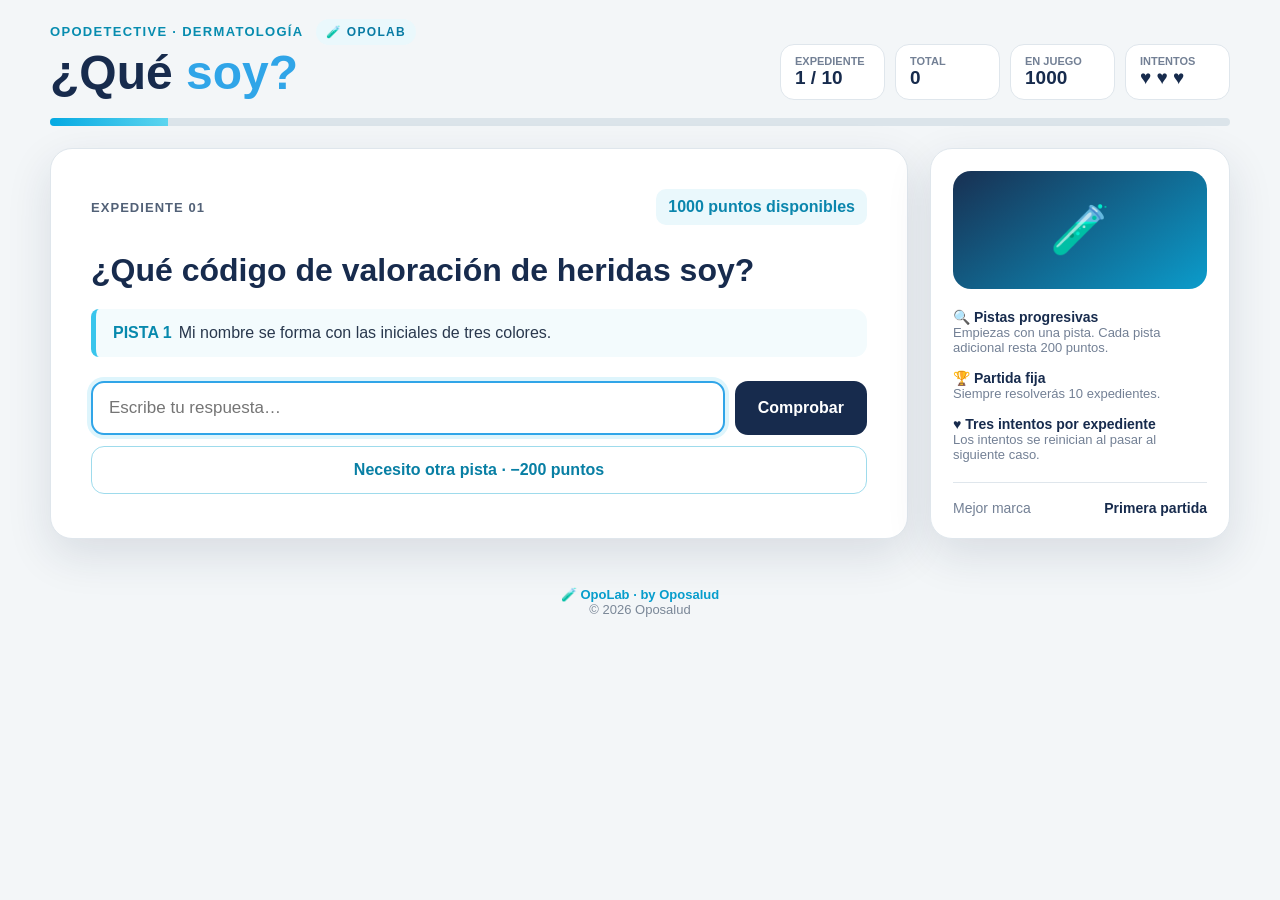
<file: juegos/opodetective-dermatologia-v2/index.html>
<!doctype html>
<html lang="es">
<head>
<meta charset="utf-8">
<meta name="viewport" content="width=device-width,initial-scale=1">
<meta name="theme-color" content="#172b4d">
<title>OpoDetective · Dermatología | OpoLab</title>
<style>
:root{--n:#172b4d;--b:#30a5e8;--c:#39c5ec;--i:#29384d;--m:#738095;--bg:#f3f6f8;--l:#dfe6ec;--good:#176f4b;--bad:#9f2532}*{box-sizing:border-box}body{margin:0;background:var(--bg);color:var(--i);font-family:Inter,Segoe UI,Arial,sans-serif}button,input{font:inherit}button{cursor:pointer}.hidden{display:none!important}main{width:min(1180px,calc(100% - 32px));margin:24px auto}.head{display:flex;justify-content:space-between;gap:20px;align-items:flex-end;margin-bottom:18px}.brand{font-size:13px;font-weight:900;letter-spacing:.1em;color:#078caf;text-transform:uppercase}.tag{background:#eaf8fc;color:#087ba4;padding:6px 10px;border-radius:999px;font-weight:900;font-size:12px;margin-left:8px}h1{margin:6px 0 0;color:var(--n);font-size:clamp(30px,5vw,48px)}h1 span{color:var(--b)}.hud{display:flex;gap:10px;flex-wrap:wrap;justify-content:flex-end}.pill{background:#fff;border:1px solid var(--l);border-radius:14px;padding:10px 14px;min-width:105px}.pill small{display:block;color:var(--m);font-size:11px;font-weight:800;text-transform:uppercase}.pill strong{display:block;color:var(--n);font-size:19px}.hearts{color:#e84c60}.progress{height:8px;background:#dbe4ea;border-radius:999px;overflow:hidden;margin-bottom:22px}.progress i{display:block;height:100%;background:linear-gradient(90deg,#04a9e2,#5cd5ef);transition:width .3s}.layout{display:grid;grid-template-columns:minmax(0,1fr) 300px;gap:22px}.card{background:#fff;border:1px solid var(--l);border-radius:22px;box-shadow:0 16px 45px rgba(22,43,77,.12)}.case{padding:clamp(22px,4vw,40px)}.meta{display:flex;justify-content:space-between;gap:16px;align-items:center}.caseid{font-weight:900;color:#526177;font-size:13px;letter-spacing:.08em}.value{font-weight:900;color:#0b86ad;background:#eaf8fc;padding:9px 12px;border-radius:10px}.question{font-size:clamp(22px,3vw,32px);color:var(--n);margin:27px 0 20px}.clues{display:grid;gap:10px}.clue{border-left:5px solid var(--c);background:#f3fbfd;padding:15px 17px;border-radius:8px 13px 13px 8px}.clue b{color:#0789ad;margin-right:7px}.answer{display:flex;gap:10px;margin-top:24px}.answer input{min-width:0;flex:1;border:2px solid #cbd7df;border-radius:13px;padding:15px 16px;font-size:17px;outline:none}.answer input:focus{border-color:var(--b);box-shadow:0 0 0 4px #def5fc}.primary{border:0;border-radius:13px;background:var(--n);color:#fff;padding:0 23px;font-weight:900}.primary:disabled{opacity:.45}.hint{width:100%;border:1px solid #9edbec;background:#fff;color:#087fa4;padding:14px;border-radius:13px;font-weight:900;margin-top:11px}.feedback{margin-top:18px;border-radius:14px;padding:16px 18px;line-height:1.45}.good{background:#e7f7ef;border:1px solid #a8dfc3;color:var(--good)}.bad{background:#fff0f1;border:1px solid #f1b9bf;color:var(--bad)}.feedback strong{display:block;font-size:17px;margin-bottom:3px}.next{margin-top:12px;width:100%;height:49px}aside{padding:22px}.spec{height:118px;border-radius:18px;background:linear-gradient(145deg,#183052,#0b9ccb);display:grid;place-items:center;color:#fff;font-size:48px;margin-bottom:20px}.rules{display:grid;gap:15px;color:var(--m);font-size:13px}.rules b{display:block;color:var(--n);font-size:14px}.best{margin-top:20px;border-top:1px solid var(--l);padding-top:17px;display:flex;justify-content:space-between;color:var(--m);font-size:14px}.best b{color:var(--n)}.result{padding:50px;text-align:center}.result h2{color:var(--n);font-size:34px}.resultscore{font-size:55px;font-weight:900;color:var(--b)}.resultgrid{display:flex;justify-content:center;gap:12px;margin:20px;flex-wrap:wrap}.resultgrid span{background:#f1f6f8;padding:12px 18px;border-radius:12px}.resultgrid b{display:block;color:var(--n);font-size:20px}footer{text-align:center;color:#7a8797;font-size:13px;padding:24px}footer b{color:#079dcc}@media(max-width:900px){.layout{grid-template-columns:1fr}aside{display:none}.head{align-items:flex-start;flex-direction:column}.hud{width:100%;justify-content:flex-start}.pill{flex:1}.answer{flex-direction:column}.primary{height:50px}}
</style>
</head>
<body>
<main>
<section id="game">
<div class="head"><div><div class="brand">OpoDetective · Dermatología <span class="tag">🧪 OpoLab</span></div><h1>¿Qué <span>soy?</span></h1></div><div class="hud">
<div class="pill"><small>Expediente</small><strong id="round"></strong></div>
<div class="pill"><small>Total</small><strong id="score">0</strong></div>
<div class="pill"><small>En juego</small><strong id="stake">1000</strong></div>
<div class="pill"><small>Intentos</small><strong class="hearts" id="lives"></strong></div>
</div></div>
<div class="progress"><i id="bar"></i></div>
<div class="layout"><article class="card case"><div class="meta"><span class="caseid" id="caseid"></span><span class="value" id="value"></span></div><h2 class="question" id="question"></h2><div class="clues" id="clues"></div><form class="answer" id="form"><input id="answer" autocomplete="off" placeholder="Escribe tu respuesta…" aria-label="Respuesta"><button class="primary" id="check">Comprobar</button></form><button class="hint" id="hint" type="button">Necesito otra pista · −200 puntos</button><div id="feedback" class="feedback hidden" role="status" aria-live="polite"></div><button id="next" class="primary next hidden" type="button">Siguiente expediente →</button></article>
<aside class="card"><div class="spec">🧪</div><div class="rules"><div><b>🔍 Pistas progresivas</b>Empiezas con una pista. Cada pista adicional resta 200 puntos.</div><div><b>🏆 Partida fija</b>Siempre resolverás 10 expedientes.</div><div><b>♥ Tres intentos por expediente</b>Los intentos se reinician al pasar al siguiente caso.</div></div><div class="best"><span>Mejor marca</span><b id="best"></b></div></aside></div>
</section>
<section id="result" class="card result hidden"><div>🧪</div><h2 id="resultTitle"></h2><div class="resultscore" id="finalScore"></div><p id="resultText"></p><div class="resultgrid"><span><b id="hits"></b>Aciertos</span><span><b id="used"></b>Pistas extra</span><span><b>10</b>Expedientes</span></div><button class="primary" id="replayButton" type="button">Jugar otra combinación</button></section>
</main>
<footer><b>🧪 OpoLab · by Oposalud</b><br>© 2026 Oposalud</footer>
<script>
'use strict';
const GAME_SIZE=10;
const bank=[
{a:'Código RAN',alt:['RAN'],q:'¿Qué código de valoración de heridas soy?',c:['Mi nombre se forma con las iniciales de tres colores.','Clasifico el lecho de la herida según el tejido presente.','El amarillo indica fibrina y el negro, necrosis.','Uso rojo, amarillo y negro.'],e:'El código RAN clasifica el lecho por colores.'},
{a:'EVE',alt:['Escala Visual del Eritema'],q:'¿Qué escala cutánea soy?',c:['Valoro una manifestación frecuente en lesiones por humedad.','Mi rango va de 0 a 4.','Valoro la intensidad del eritema.','Mi nombre completo es Escala Visual del Eritema.'],e:'La EVE gradúa visualmente el eritema.'},
{a:'Braden',alt:['Escala de Braden'],q:'¿Qué escala de riesgo soy?',c:['Soy una escala de tipo negativo.','Incluyo seis dimensiones.','Valoro percepción sensorial, humedad, actividad, movilidad y nutrición.','Mi intervalo total es de 6 a 23 y añado fricción/cizallamiento.'],e:'A menor puntuación Braden, mayor riesgo de LPP.'},
{a:'Norton',alt:['Escala de Norton'],q:'¿Qué escala de riesgo soy?',c:['Fui creada en 1962.','Tengo cinco parámetros.','Valoro estado físico, mental, actividad, movilidad e incontinencia.','Mi puntuación oscila entre 5 y 20.'],e:'Norton valora cinco parámetros.'},
{a:'EMINA',alt:['Escala EMINA'],q:'¿Qué escala de riesgo soy?',c:['Fui elaborada por Enfermería del Institut Català de la Salut.','Mi puntuación aumenta con el riesgo.','Mis cinco parámetros se puntúan de 0 a 3.','Mi nombre resume Estado mental, Movilidad, Incontinencia-humedad, Nutrición y Actividad.'],e:'EMINA es una escala positiva.'},
{a:'e-PAT',alt:['EPAT','Perineal Assessment Tool'],q:'¿Qué herramienta de valoración soy?',c:['Me centro en un problema cutáneo vinculado a la incontinencia.','Valoro cuatro apartados.','Incluyo condición de la piel y factores contribuyentes.','Valoro riesgo de dermatitis asociada a incontinencia.'],e:'e-PAT valora el riesgo de dermatitis asociada a incontinencia.'},
{a:'Edmonds',alt:['Escala de Edmonds'],q:'¿Qué clasificación clínica soy?',c:['Me aplico al pie diabético.','Ayudo a distinguir dos tipos de úlcera.','Una puede conservar pulsos y la otra carecer de ellos.','Diferencio úlcera neuropática de neuroisquémica.'],e:'Edmonds orienta el diagnóstico diferencial del pie diabético.'},
{a:'Fedpalla',alt:['Escala Fedpalla'],q:'¿Qué escala relacionada con heridas soy?',c:['Observo la lesión y su entorno.','Ayudo a anticipar la cicatrización.','Valoro bordes y piel perilesional.','Mi nombre comienza por Fed.'],e:'Fedpalla valora bordes y piel perilesional.'},
{a:'Braden Q',alt:['BradenQ','Escala Braden Q'],q:'¿Qué adaptación pediátrica soy?',c:['Procedo de una escala empleada en adultos.','Mantengo factores de mi escala de origen.','Adapto definiciones a pediatría.','Mi nombre conserva Braden y añade una letra.'],e:'Braden Q adapta Braden a pediatría.'},
{a:'Glasgow del melanoma',alt:['Glasgow','7 puntos de Glasgow'],q:'¿Qué sistema diagnóstico dermatológico soy?',c:['No valoro el nivel de conciencia.','Reúno criterios mayores y menores.','Incluyo cambios de tamaño, forma y color.','Oriento la sospecha de melanoma.'],e:'El sistema de 7 puntos de Glasgow orienta la sospecha de melanoma.'},
{a:'Regla de Wallace',alt:['Wallace','Regla de los 9'],q:'¿Qué método para quemaduras soy?',c:['Estimo extensión, no profundidad.','Divido regiones en porcentajes fáciles de recordar.','En el adulto empleo múltiplos de 9.','También me conocen como regla de los 9.'],e:'Wallace estima la superficie corporal quemada.'},
{a:'Lund-Browder',alt:['Lund Browder','Lund y Browder'],q:'¿Qué método para quemaduras soy?',c:['Estimo la extensión de una quemadura.','Soy más detallado que Wallace.','Ajusto porcentajes corporales.','Tengo en cuenta la edad.'],e:'Lund-Browder adapta las proporciones corporales a la edad.'},
{a:'Score de Baux',alt:['Baux','Índice de Baux'],q:'¿Qué índice pronóstico soy?',c:['Me empleo en quemados.','Relaciono datos clínicos sencillos.','Estimo pronóstico.','Mi versión clásica suma edad y %SCQ.'],e:'Baux clásico relaciona edad y %SCQ.'},
{a:'Fórmula de Parkland',alt:['Parkland'],q:'¿Qué fórmula de reposición soy?',c:['Calculo volumen para las primeras 24 horas.','Uso peso y %SCQ.','La mitad se administra en las primeras 8 horas.','Mi expresión clásica es 4 ml × kg × %SCQ.'],e:'Parkland usa 4 ml × kg × %SCQ.'},
{a:'Brooke modificada',alt:['Brooke','Fórmula de Brooke modificada'],q:'¿Qué fórmula de reposición soy?',c:['Soy una alternativa para quemados.','Mantengo una distribución temporal similar a Parkland.','Propongo menos cristaloide.','Utilizo 2 ml/kg por %SCQ.'],e:'Brooke modificada emplea 2 ml/kg/%SCQ.'}
];
let deck=[],idx=0,score=0,hints=0,correct=0,attempts=3,locked=false,current,shown=1;
const $=id=>document.getElementById(id);
const norm=s=>s.toLowerCase().normalize('NFD').replace(/[\u0300-\u036f]/g,'').replace(/[^a-z0-9]/g,'');
function shuffle(a){a=[...a];for(let i=a.length-1;i>0;i--){const j=Math.floor(Math.random()*(i+1));[a[i],a[j]]=[a[j],a[i]]}return a}
function get(k,d){try{const v=localStorage.getItem(k);return v===null?d:JSON.parse(v)}catch{return d}}
function set(k,v){try{localStorage.setItem(k,JSON.stringify(v))}catch{}}
function currentPoints(){return Math.max(0,1000-(shown-1)*200)}
function updateHud(){ $('round').textContent=`${idx+1} / ${GAME_SIZE}`;$('score').textContent=score.toLocaleString('es-ES');$('stake').textContent=currentPoints().toLocaleString('es-ES');$('lives').textContent='♥ '.repeat(attempts).trim()||'—';$('bar').style.width=`${((idx+1)/GAME_SIZE)*100}%`; }
function start(){const recent=get('opolab_recent',[]);const fresh=bank.filter(x=>!recent.includes(x.a));const old=bank.filter(x=>recent.includes(x.a));deck=shuffle(fresh).concat(shuffle(old));if(deck.length<GAME_SIZE)deck=shuffle(bank);deck=deck.slice(0,GAME_SIZE);idx=0;score=0;hints=0;correct=0;$('result').classList.add('hidden');$('game').classList.remove('hidden');load()}
function load(){locked=false;shown=1;attempts=3;current=deck[idx];$('caseid').textContent=`EXPEDIENTE ${String(idx+1).padStart(2,'0')}`;$('question').textContent=current.q;$('answer').value='';$('answer').disabled=false;$('check').disabled=false;$('feedback').className='feedback hidden';$('next').classList.add('hidden');$('hint').classList.remove('hidden');render();updateHud();best();$('answer').focus()}
function render(){$('clues').innerHTML=current.c.slice(0,shown).map((x,i)=>`<div class="clue"><b>PISTA ${i+1}</b>${x}</div>`).join('');$('value').textContent=`${currentPoints().toLocaleString('es-ES')} puntos disponibles`;$('stake').textContent=currentPoints().toLocaleString('es-ES');if(shown>=current.c.length)$('hint').classList.add('hidden')}
function reveal(){if(locked||shown>=current.c.length)return;shown++;hints++;render()}
function resolve(ok){locked=true;$('answer').disabled=true;$('check').disabled=true;$('hint').classList.add('hidden');const pts=currentPoints();if(ok){score+=pts;correct++;$('feedback').className='feedback good';$('feedback').innerHTML=`<strong>✓ Caso resuelto · +${pts.toLocaleString('es-ES')} puntos</strong>${current.e}`}else{$('feedback').className='feedback bad';$('feedback').innerHTML=`<strong>Sin más intentos. Respuesta: ${current.a}</strong>${current.e}`}$('score').textContent=score.toLocaleString('es-ES');$('stake').textContent='0';$('next').classList.remove('hidden');$('next').textContent=idx===GAME_SIZE-1?'Ver resultado':'Siguiente expediente →'}
function submit(e){e.preventDefault();if(locked)return;const v=norm($('answer').value);if(!v)return;$('feedback').className='feedback hidden';const ok=[current.a,...current.alt].some(x=>norm(x)===v);if(ok){resolve(true);return}attempts--;updateHud();if(attempts<=0){resolve(false)}else{$('feedback').className='feedback bad';$('feedback').innerHTML=`<strong>Respuesta incorrecta.</strong>Te quedan ${attempts} intento${attempts===1?'':'s'} en este expediente.`;$('answer').value='';$('answer').focus()}}
function next(){if(idx<GAME_SIZE-1){idx++;load()}else end()}
function end(){const b=Math.max(score,Number(get('opolab_best',0)));set('opolab_best',b);set('opolab_recent',deck.map(x=>x.a));$('game').classList.add('hidden');$('result').classList.remove('hidden');$('finalScore').textContent=score.toLocaleString('es-ES');$('hits').textContent=correct;$('used').textContent=hints;$('resultTitle').textContent=correct>=8?'¡Diagnóstico brillante!':correct>=5?'¡Buen trabajo de investigación!':'Hay pistas que conviene revisar';$('resultText').textContent=`Has completado los 10 expedientes y resuelto correctamente ${correct}. Mejor marca en este dispositivo: ${b.toLocaleString('es-ES')} puntos.`}
function best(){const b=Number(get('opolab_best',0));$('best').textContent=b?`${b.toLocaleString('es-ES')} pts`:'Primera partida'}
$('hint').addEventListener('click',reveal);$('form').addEventListener('submit',submit);$('next').addEventListener('click',next);$('replayButton').addEventListener('click',start);start();
</script>
</body>
</html>
</file>
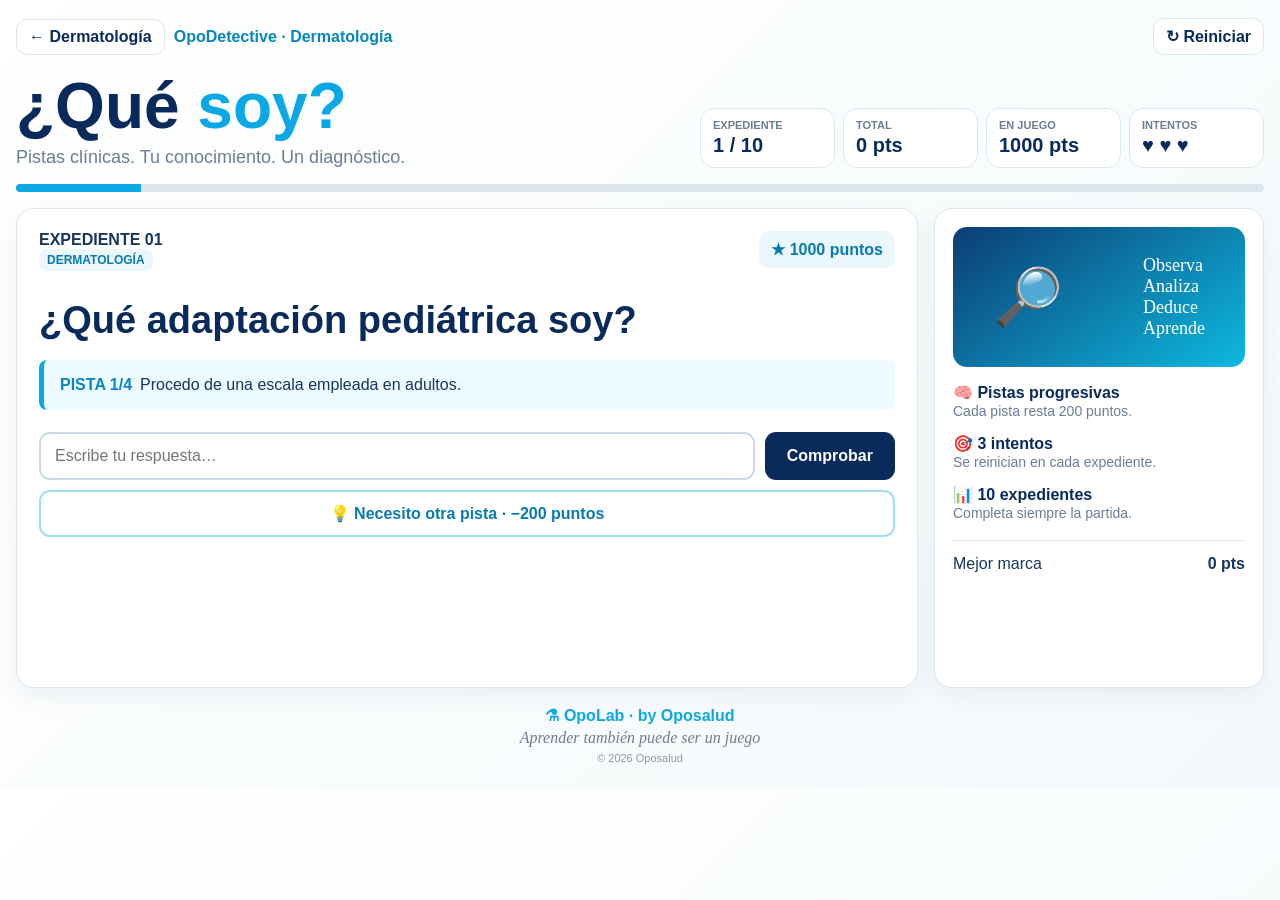
<file: juegos/opodetective-dermatologia/index.html>
<!doctype html><html lang="es"><head><meta charset="utf-8"><meta name="viewport" content="width=device-width,initial-scale=1"><title>OpoDetective · Dermatología</title><style>:root{--n:#082b5c;--b:#0aa8e5;--m:#6b7d95;--l:#dce8ef}*{box-sizing:border-box}body{margin:0;background:linear-gradient(135deg,#fff,#f3f9fb);font-family:Inter,"Segoe UI",Arial,sans-serif;color:#17355f}button,input{font:inherit}.hidden{display:none!important}.wrap{width:min(1400px,calc(100% - 32px));margin:18px auto}.nav{display:flex;align-items:center;gap:9px;margin-bottom:14px}.back,.reset{border:1px solid var(--l);background:#fff;color:var(--n);border-radius:11px;padding:8px 12px;font-weight:800;text-decoration:none}.reset{margin-left:auto}.crumb{font-weight:900;color:#0786bc}.head{display:grid;grid-template-columns:1fr auto;gap:18px;align-items:end}.head h1{font-size:clamp(42px,5vw,68px);margin:0;color:var(--n)}.head h1 span{color:var(--b)}.head p{margin:4px 0 0;color:var(--m);font-size:18px}.hud{display:grid;grid-template-columns:repeat(4,135px);gap:8px}.pill{background:#fff;border:1px solid var(--l);border-radius:14px;padding:10px 12px}.pill small{display:block;color:var(--m);font-size:11px;font-weight:900}.pill b{display:block;color:var(--n);font-size:20px;margin-top:3px}.progress{height:8px;background:#dce7ec;border-radius:99px;margin:16px 0;overflow:hidden}.progress i{display:block;height:100%;background:var(--b)}.layout{display:grid;grid-template-columns:minmax(0,1fr) 330px;gap:16px}.card{background:#fff;border:1px solid var(--l);border-radius:18px;box-shadow:0 8px 24px rgba(8,43,92,.06)}.case{padding:22px;min-height:480px}.meta{display:flex;justify-content:space-between;align-items:start}.tag{display:block;background:#eaf8fc;color:#0879b1;border-radius:8px;padding:4px 8px;width:max-content;font-weight:900;font-size:12px}.value{background:#eaf8fc;color:#0879b1;padding:9px 12px;border-radius:10px;font-weight:900}.question{font-size:clamp(27px,3vw,38px);color:var(--n);margin:28px 0 18px}.clue{background:#edfaff;border-left:5px solid var(--b);padding:14px 16px;border-radius:8px;margin-bottom:8px;line-height:1.4}.clue b{color:#0788c0;margin-right:8px}.answer{display:flex;gap:10px;margin-top:22px}.answer input{flex:1;border:2px solid #cadbe5;border-radius:11px;padding:13px 14px}.primary{border:0;background:var(--n);color:#fff;border-radius:11px;padding:0 22px;font-weight:900}.hint{width:100%;margin-top:10px;border:2px solid #9bdff4;background:#fff;color:#087caf;border-radius:11px;padding:12px;font-weight:900}.feedback{margin-top:10px;padding:12px;border-radius:11px}.good{background:#e9f8f0;color:#176f4b}.bad{background:#fff0f1;color:#9f2532}.next{width:100%;height:45px;margin-top:10px}.side{padding:18px}.detective{height:140px;border-radius:14px;background:linear-gradient(145deg,#0c3d74,#0db9df);display:flex;justify-content:space-around;align-items:center;color:#fff}.glass{font-size:56px}.motto{font-family:"Segoe Print","Comic Sans MS",cursive;font-size:18px}.rules{display:grid;gap:14px;margin-top:16px}.rule b{display:block;color:var(--n)}.rule span{color:var(--m);font-size:14px}.best{border-top:1px solid var(--l);margin-top:18px;padding-top:14px;display:flex;justify-content:space-between}.final{padding:45px;text-align:center}.scorebig{font-size:56px;color:var(--b);font-weight:900}.brandFoot{text-align:center;color:var(--b);font-weight:900;margin:18px 0 24px}.brandFoot em{display:block;color:#6c7e93;font-family:"Segoe Print","Comic Sans MS",cursive;font-weight:400;margin-top:4px}.brandFoot .copy{display:block;color:#8a99ab;font-size:11px;font-weight:500;margin-top:5px}@media(max-width:1000px){.layout{grid-template-columns:1fr}.side{display:none}.head{grid-template-columns:1fr}.hud{grid-template-columns:repeat(4,1fr)}}@media(max-width:650px){.hud{grid-template-columns:repeat(2,1fr)}.answer{flex-direction:column}.primary{height:44px}.crumb{display:none}}body.embedded .wrap{width:100%;max-width:none;margin:0;padding:8px 10px}body.embedded .nav{margin-bottom:7px}body.embedded .crumb{display:none}body.embedded .head{grid-template-columns:1fr;gap:7px}body.embedded .head h1{font-size:34px}body.embedded .head p{font-size:14px}body.embedded .hud{grid-template-columns:repeat(4,1fr);gap:6px}body.embedded .pill{padding:7px 8px}body.embedded .pill b{font-size:17px}body.embedded .progress{margin:9px 0}body.embedded .layout{grid-template-columns:1fr!important}body.embedded .side{display:none!important}body.embedded .case{padding:15px;min-height:0}body.embedded .question{font-size:25px;margin:18px 0 12px}body.embedded .clue{padding:10px 12px;font-size:14px}body.embedded .answer{margin-top:14px}body.embedded .answer input{padding:10px 11px}body.embedded .hint{padding:10px}</style></head><body><div class="wrap"><nav class="nav"><a class="back" href="../../dermatologia/">← Dermatología</a><span class="crumb">OpoDetective · Dermatología</span><button class="reset" id="restart">↻ Reiniciar</button></nav><section id="game"><div class="head"><div><h1>¿Qué <span>soy?</span></h1><p>Pistas clínicas. Tu conocimiento. Un diagnóstico.</p></div><div class="hud"><div class="pill"><small>EXPEDIENTE</small><b id="round"></b></div><div class="pill"><small>TOTAL</small><b id="score">0</b></div><div class="pill"><small>EN JUEGO</small><b id="stake">1000</b></div><div class="pill"><small>INTENTOS</small><b id="lives"></b></div></div></div><div class="progress"><i id="bar"></i></div><div class="layout"><article class="card case"><div class="meta"><div><b id="caseid"></b><span class="tag">DERMATOLOGÍA</span></div><span class="value" id="value"></span></div><h2 class="question" id="q"></h2><div id="clues"></div><form class="answer" id="form"><input id="answer" autocomplete="off" placeholder="Escribe tu respuesta…"><button class="primary">Comprobar</button></form><button class="hint" id="hint" type="button">💡 Necesito otra pista · −200 puntos</button><div id="feedback" class="feedback hidden"></div><button class="primary next hidden" id="next" type="button">Siguiente →</button></article><aside class="card side"><div class="detective"><div class="glass">🔎</div><div class="motto">Observa<br>Analiza<br>Deduce<br>Aprende</div></div><div class="rules"><div class="rule"><b>🧠 Pistas progresivas</b><span>Cada pista resta 200 puntos.</span></div><div class="rule"><b>🎯 3 intentos</b><span>Se reinician en cada expediente.</span></div><div class="rule"><b>📊 10 expedientes</b><span>Completa siempre la partida.</span></div></div><div class="best"><span>Mejor marca</span><b id="best"></b></div></aside></div></section><section id="final" class="card final hidden"><h2 id="finalTitle"></h2><div class="scorebig" id="finalScore"></div><p id="summary"></p><button class="primary" id="replay" style="height:44px">Jugar otra combinación</button></section><div class="brandFoot">⚗ OpoLab · by Oposalud<em>Aprender también puede ser un juego</em><span class="copy">© 2026 Oposalud</span></div></div><script>'use strict';if(self!==top)document.body.classList.add('embedded');const bank=[['Código RAN',['RAN'],'¿Qué código de valoración de heridas soy?',['Mi nombre se forma con las iniciales de tres colores.','Clasifico el lecho según el tejido presente.','El amarillo indica fibrina y el negro necrosis.','Uso rojo, amarillo y negro.']],['EVE',['Escala Visual del Eritema'],'¿Qué escala cutánea soy?',['Valoro una manifestación frecuente en lesiones por humedad.','Mi rango va de 0 a 4.','Valoro la intensidad del eritema.','Mi nombre completo es Escala Visual del Eritema.']],['Braden',['Escala de Braden'],'¿Qué escala de riesgo soy?',['Soy una escala de tipo negativo.','Incluyo seis dimensiones.','Valoro percepción sensorial, humedad, actividad, movilidad y nutrición.','Mi intervalo total es 6 a 23.']],['Norton',['Escala de Norton'],'¿Qué escala de riesgo soy?',['Fui creada en 1962.','Tengo cinco parámetros.','Valoro estado físico, mental, actividad, movilidad e incontinencia.','Mi puntuación oscila entre 5 y 20.']],['EMINA',['Escala EMINA'],'¿Qué escala de riesgo soy?',['Fui elaborada por Enfermería del Institut Català de la Salut.','Mi puntuación aumenta con el riesgo.','Mis cinco parámetros se puntúan de 0 a 3.','Mi nombre resume Estado mental, Movilidad, Incontinencia-humedad, Nutrición y Actividad.']],['e-PAT',['EPAT'],'¿Qué herramienta de valoración soy?',['Me centro en un problema cutáneo vinculado a la incontinencia.','Valoro cuatro apartados.','Incluyo condición de la piel y factores contribuyentes.','Valoro riesgo de dermatitis asociada a incontinencia.']],['Edmonds',['Escala de Edmonds'],'¿Qué clasificación clínica soy?',['Me aplico al pie diabético.','Ayudo a distinguir dos tipos de úlcera.','Una puede conservar pulsos y la otra carecer de ellos.','Diferencio úlcera neuropática de neuroisquémica.']],['Fedpalla',['Escala Fedpalla'],'¿Qué escala relacionada con heridas soy?',['Observo la lesión y su entorno.','Ayudo a anticipar la cicatrización.','Valoro bordes y piel perilesional.','Mi nombre comienza por Fed.']],['Braden Q',['BradenQ'],'¿Qué adaptación pediátrica soy?',['Procedo de una escala empleada en adultos.','Mantengo factores de mi escala de origen.','Adapto definiciones a pediatría.','Mi nombre conserva Braden y añade una letra.']],['Glasgow del melanoma',['Glasgow'],'¿Qué sistema diagnóstico dermatológico soy?',['No valoro el nivel de conciencia.','Reúno criterios mayores y menores.','Incluyo cambios de tamaño, forma y color.','Oriento la sospecha de melanoma.']],['Regla de Wallace',['Wallace','Regla de los 9'],'¿Qué método para quemaduras soy?',['Estimo extensión, no profundidad.','Divido regiones en porcentajes fáciles de recordar.','En el adulto empleo múltiplos de 9.','También me conocen como regla de los 9.']],['Lund-Browder',['Lund Browder'],'¿Qué método para quemaduras soy?',['Estimo la extensión de una quemadura.','Soy más detallado que Wallace.','Ajusto porcentajes corporales.','Tengo en cuenta la edad.']],['Score de Baux',['Baux'],'¿Qué índice pronóstico soy?',['Me empleo en quemados.','Relaciono datos clínicos sencillos.','Estimo pronóstico.','Mi versión clásica suma edad y %SCQ.']],['Fórmula de Parkland',['Parkland'],'¿Qué fórmula de reposición soy?',['Calculo volumen para las primeras 24 horas.','Uso peso y %SCQ.','La mitad se administra en las primeras 8 horas.','Mi expresión clásica usa 4 ml por kg y %SCQ.']],['Brooke modificada',['Brooke'],'¿Qué fórmula de reposición soy?',['Soy una alternativa para quemados.','Mantengo una distribución temporal similar a Parkland.','Propongo menos cristaloide.','Utilizo 2 ml/kg por %SCQ.']]];let deck=[],i=0,total=0,hints=0,hits=0,tries=3,shown=1,locked=false,cur;const $=x=>document.getElementById(x),norm=s=>s.toLowerCase().normalize('NFD').replace(/[\u0300-\u036f]/g,'').replace(/[^a-z0-9]/g,'');function sh(a){a=[...a];for(let x=a.length-1;x>0;x--){let y=Math.floor(Math.random()*(x+1));[a[x],a[y]]=[a[y],a[x]]}return a}function pts(){return 1000-(shown-1)*200}function hud(){$('round').textContent=`${i+1} / 10`;$('score').textContent=`${total} pts`;$('stake').textContent=`${pts()} pts`;$('lives').textContent='♥ '.repeat(tries).trim();$('bar').style.width=`${(i+1)*10}%`}function start(){deck=sh(bank).slice(0,10);i=total=hints=hits=0;$('final').classList.add('hidden');$('game').classList.remove('hidden');load()}function load(){cur=deck[i];tries=3;shown=1;locked=false;$('caseid').textContent=`EXPEDIENTE ${String(i+1).padStart(2,'0')}`;$('q').textContent=cur[2];$('answer').value='';$('answer').disabled=false;$('feedback').className='feedback hidden';$('next').classList.add('hidden');$('hint').classList.remove('hidden');render();hud();$('best').textContent=(localStorage.getItem('opolab_best')||0)+' pts'}function render(){$('clues').innerHTML=cur[3].slice(0,shown).map((x,j)=>`<div class="clue"><b>PISTA ${j+1}/${cur[3].length}</b>${x}</div>`).join('');$('value').textContent=`★ ${pts()} puntos`;if(shown>=4)$('hint').classList.add('hidden')}$('hint').onclick=()=>{if(!locked&&shown<4){shown++;hints++;render();hud()}};$('form').onsubmit=e=>{e.preventDefault();if(locked)return;let v=norm($('answer').value);if(!v)return;let ok=[cur[0],...cur[1]].some(x=>norm(x)===v);if(ok){finishCase(true)}else{tries--;hud();if(!tries)finishCase(false);else{$('feedback').className='feedback bad';$('feedback').innerHTML=`Incorrecto. Te quedan ${tries} intentos.`;$('answer').value=''}}};function finishCase(ok){locked=true;$('answer').disabled=true;$('hint').classList.add('hidden');if(ok){total+=pts();hits++;$('feedback').className='feedback good';$('feedback').textContent=`✓ Correcto · +${pts()} puntos`}else{$('feedback').className='feedback bad';$('feedback').textContent=`Respuesta: ${cur[0]}`}$('score').textContent=total+' pts';$('next').classList.remove('hidden');$('next').textContent=i===9?'Ver resultado':'Siguiente →'}$('next').onclick=()=>{if(i<9){i++;load()}else end()};function end(){let best=Math.max(total,Number(localStorage.getItem('opolab_best')||0));localStorage.setItem('opolab_best',best);$('game').classList.add('hidden');$('final').classList.remove('hidden');$('finalTitle').textContent=hits>=8?'¡Diagnóstico brillante!':'Partida completada';$('finalScore').textContent=total+' pts';$('summary').textContent=`${hits} aciertos · ${hints} pistas extra · mejor marca ${best} pts`}document.getElementById('replay').onclick=start;document.getElementById('restart').onclick=()=>{if(confirm('¿Reiniciar partida?'))start()};start();</script></body></html>
</file>
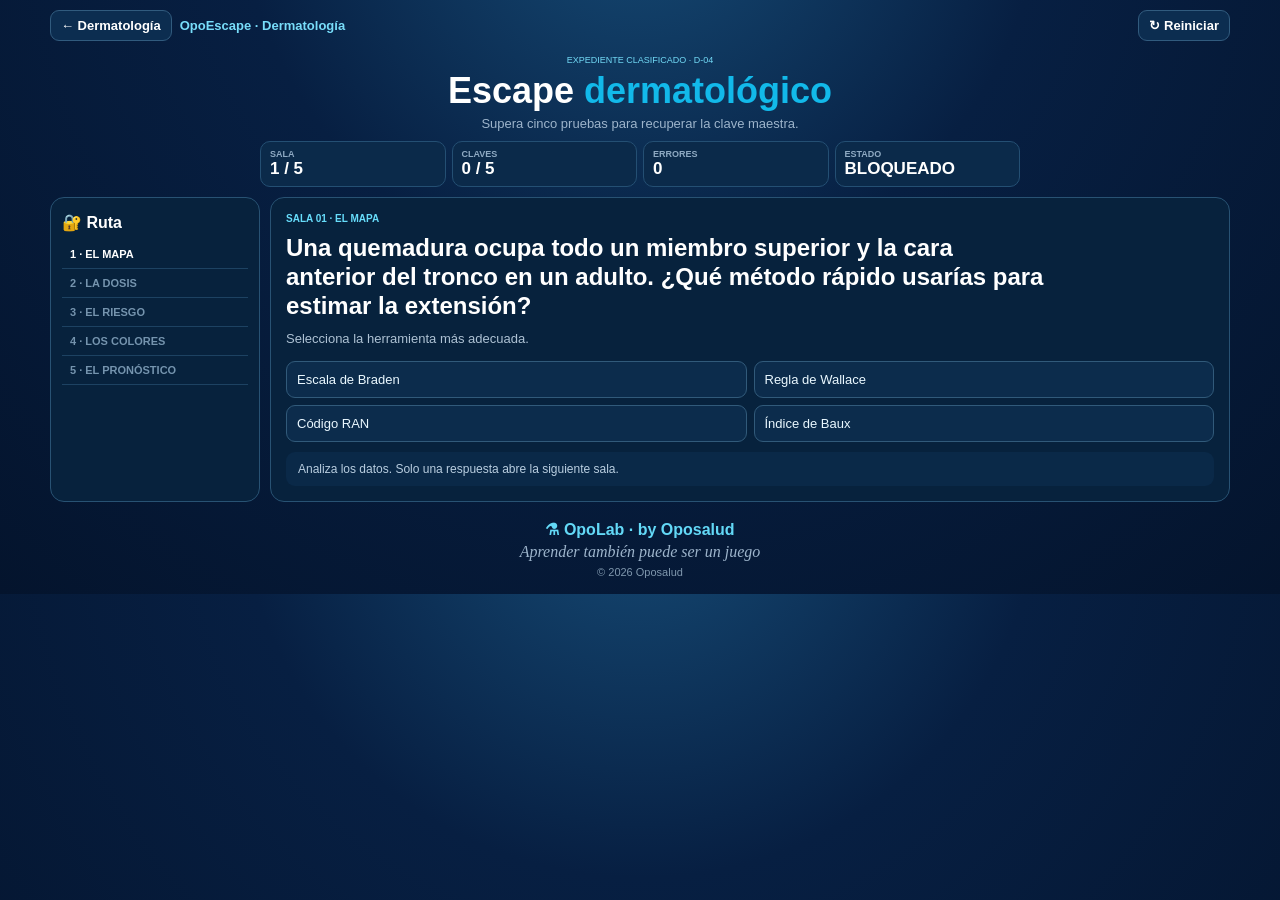
<file: juegos/opoescape-dermatologia/index.html>
<!doctype html><html lang="es"><head><meta charset="utf-8"><meta name="viewport" content="width=device-width,initial-scale=1"><title>OpoEscape · Dermatología</title><style>:root{--n:#061d3e;--b:#12b9ea;--line:#245079;--m:#9db4cb}*{box-sizing:border-box}body{margin:0;background:radial-gradient(circle at 50% -20%,#164c77 0,#071f42 42%,#04142d 100%);font-family:Inter,"Segoe UI",Arial,sans-serif;color:#fff}.wrap{width:min(1180px,calc(100% - 20px));margin:auto;padding:10px 0}.nav{display:flex;gap:8px;align-items:center;margin-bottom:7px}.back,.reset{border:1px solid #315b7e;background:#0c2d50;color:#fff;border-radius:9px;padding:7px 10px;font-size:13px;font-weight:800;text-decoration:none}.reset{margin-left:auto}.crumb{color:#78ddfa;font-weight:900;font-size:13px}.hero{text-align:center;margin:8px 0 10px}.hero small{font-size:9px;color:#72d9f5}.hero h1{font-size:36px;margin:3px}.hero h1 span{color:var(--b)}.hero p{color:var(--m);font-size:13px;margin:4px}.hud{display:grid;grid-template-columns:repeat(4,1fr);gap:6px;margin:0 auto 10px;max-width:760px}.pill{background:#0b2a4a;border:1px solid #244f73;border-radius:10px;padding:7px 9px}.pill small{display:block;color:#8faac3;font-size:9px;font-weight:900}.pill b{font-size:17px}.room{display:grid;grid-template-columns:210px 1fr;gap:10px}.map,.challenge{background:#07223d;border:1px solid #285273;border-radius:14px}.map{padding:11px}.map h2{font-size:16px;margin:4px 0 8px}.step{padding:8px;border-bottom:1px solid #1d4262;color:#7594ae;font-size:11px}.step.active{color:#fff}.step.done{color:#75e1bc}.challenge{padding:15px;min-height:0}.kicker{color:#67ddfb;font-size:10px;font-weight:900}.challenge h2{font-size:24px;line-height:1.2;margin:10px 0;max-width:760px}.story{color:#aec2d4;line-height:1.4;font-size:13px;margin:6px 0}.options{display:grid;grid-template-columns:1fr 1fr;gap:7px;margin-top:12px}.option{border:1px solid #315a7a;background:#0c2c4c;color:#eaf8ff;border-radius:9px;padding:10px;text-align:left;font-size:13px}.option.good{border-color:#4cd7a4;background:#124b43}.option.bad{border-color:#f47b87;background:#542b3b}.codebox{display:flex;gap:7px;margin-top:12px}.codebox input{flex:1;background:#071d35;border:2px solid #315a7a;border-radius:9px;color:#fff;padding:10px;font-size:14px}.go{border:0;background:var(--b);color:#05213b;border-radius:9px;padding:0 16px;font-weight:900}.feedback{margin-top:10px;border-radius:9px;padding:10px 12px;background:#0a2948;color:#b9cee0;font-size:12px}.feedback.good{color:#82e8c2}.feedback.bad{color:#ffabb4}.next{display:none;margin-top:9px;border:0;background:#fff;color:#082b5c;border-radius:9px;padding:9px 13px;font-weight:900}.next.show{display:inline-block}.final{display:none;text-align:center;padding:35px}.final.show{display:block}.foot{text-align:center;color:#63d9f7;font-weight:900;margin:18px 0 6px}.foot em{display:block;color:#9db4cb;font-family:"Segoe Print","Comic Sans MS",cursive;font-weight:400;margin-top:4px}.copy{display:block;color:#7f97ad;font-size:11px;font-weight:500;margin-top:5px}@media(max-width:720px){.room{grid-template-columns:1fr}.map{display:none}.options{grid-template-columns:1fr}.crumb{display:none}}</style></head><body><div class="wrap"><nav class="nav"><a class="back" href="../../dermatologia/">← Dermatología</a><span class="crumb">OpoEscape · Dermatología</span><button class="reset" id="reset">↻ Reiniciar</button></nav><div class="hero"><small>EXPEDIENTE CLASIFICADO · D-04</small><h1>Escape <span>dermatológico</span></h1><p>Supera cinco pruebas para recuperar la clave maestra.</p></div><div class="hud"><div class="pill"><small>SALA</small><b id="roomNo"></b></div><div class="pill"><small>CLAVES</small><b id="keys"></b></div><div class="pill"><small>ERRORES</small><b id="errors"></b></div><div class="pill"><small>ESTADO</small><b id="state">BLOQUEADO</b></div></div><section id="game" class="room"><aside class="map"><h2>🔐 Ruta</h2><div id="steps"></div></aside><article class="challenge"><div class="kicker" id="kicker"></div><h2 id="title"></h2><p class="story" id="story"></p><div id="interaction"></div><div class="feedback" id="feedback">Analiza los datos. Solo una respuesta abre la siguiente sala.</div><button class="next" id="next">Usar clave y continuar →</button></article></section><section class="final" id="final"><h2>🔓 Archivo recuperado</h2><strong>PIEL · 2026</strong><p id="finalText"></p><button class="go" id="again">Reabrir expediente</button></section><div class="foot">⚗ OpoLab · by Oposalud<em>Aprender también puede ser un juego</em><span class="copy">© 2026 Oposalud</span></div></div><script>'use strict';const rooms=[{n:'SALA 01 · EL MAPA',t:'Una quemadura ocupa todo un miembro superior y la cara anterior del tronco en un adulto. ¿Qué método rápido usarías para estimar la extensión?',s:'Selecciona la herramienta más adecuada.',o:['Escala de Braden','Regla de Wallace','Código RAN','Índice de Baux'],a:1,key:'9'},{n:'SALA 02 · LA DOSIS',t:'Paciente de 70 kg con 20% de superficie corporal quemada. ¿Cuántos ml calcula Parkland para las primeras 24 horas?',s:'Realiza el cálculo y escribe únicamente el volumen total en ml.',input:true,a:'5600',key:'4'},{n:'SALA 03 · EL RIESGO',t:'Una puntuación de 10 en la escala de Braden indica...',s:'Interpreta la puntuación obtenida.',o:['Riesgo elevado de lesión por presión','Ausencia de riesgo','Eritema grado 10','Quemadura profunda'],a:0,key:'6'},{n:'SALA 04 · LOS COLORES',t:'En el código RAN, ¿qué color representa tejido necrótico?',s:'Selecciona la opción correcta.',o:['Rojo','Azul','Negro','Verde'],a:2,key:'N'},{n:'SALA 05 · EL PRONÓSTICO',t:'¿Qué dos datos utiliza el índice de Baux clásico?',s:'Selecciona la combinación correcta.',o:['Edad + %SCQ','Peso + talla','Edad + frecuencia cardiaca','%SCQ + diuresis'],a:0,key:'B'}];let i=0,keys=[],errors=0,solved=false;const $=x=>document.getElementById(x);function renderSteps(){$('steps').innerHTML=rooms.map((r,j)=>`<div class="step ${j<i?'done':j===i?'active':''}"><b>${j<i?'✓':j+1} · ${r.n.split(' · ')[1]}</b></div>`).join('')}function load(){solved=false;let r=rooms[i];$('roomNo').textContent=`${i+1} / 5`;$('keys').textContent=`${keys.length} / 5`;$('errors').textContent=errors;$('kicker').textContent=r.n;$('title').textContent=r.t;$('story').textContent=r.s;$('feedback').className='feedback';$('feedback').textContent='Analiza los datos. Solo una respuesta abre la siguiente sala.';$('next').classList.remove('show');if(r.input){$('interaction').innerHTML='<div class="codebox"><input id="code" inputmode="numeric" placeholder="Introduce el resultado"><button class="go" id="check">Comprobar</button></div>';$('check').onclick=checkInput}else{$('interaction').innerHTML=`<div class="options">${r.o.map((x,j)=>`<button class="option" data-i="${j}">${x}</button>`).join('')}</div>`;document.querySelectorAll('.option').forEach(b=>b.onclick=()=>checkOption(b))}renderSteps()}function win(){solved=true;keys.push(rooms[i].key);$('keys').textContent=`${keys.length} / 5`;$('feedback').className='feedback good';$('feedback').innerHTML=`✓ Sala desbloqueada. Fragmento: <b>${rooms[i].key}</b>`;$('next').classList.add('show')}function fail(){errors++;$('errors').textContent=errors;$('feedback').className='feedback bad';$('feedback').textContent='Acceso denegado. Revisa el caso.'}function checkOption(b){if(solved)return;if(+b.dataset.i===rooms[i].a){b.classList.add('good');win()}else{b.classList.add('bad');fail()}}function checkInput(){if(solved)return;let v=$('code').value.replace(/[^0-9]/g,'');v===rooms[i].a?win():fail()}$('next').onclick=()=>{if(i<4){i++;load()}else finish()};function finish(){$('game').style.display='none';$('final').classList.add('show');$('state').textContent='ABIERTO';$('finalText').textContent=`Has abierto las 5 salas con ${errors} errores.`}function start(){i=0;keys=[];errors=0;$('game').style.display='grid';$('final').classList.remove('show');$('state').textContent='BLOQUEADO';load()}$('again').onclick=start;$('reset').onclick=()=>{if(confirm('¿Empezar de nuevo?'))start()};start();</script></body></html>
</file>
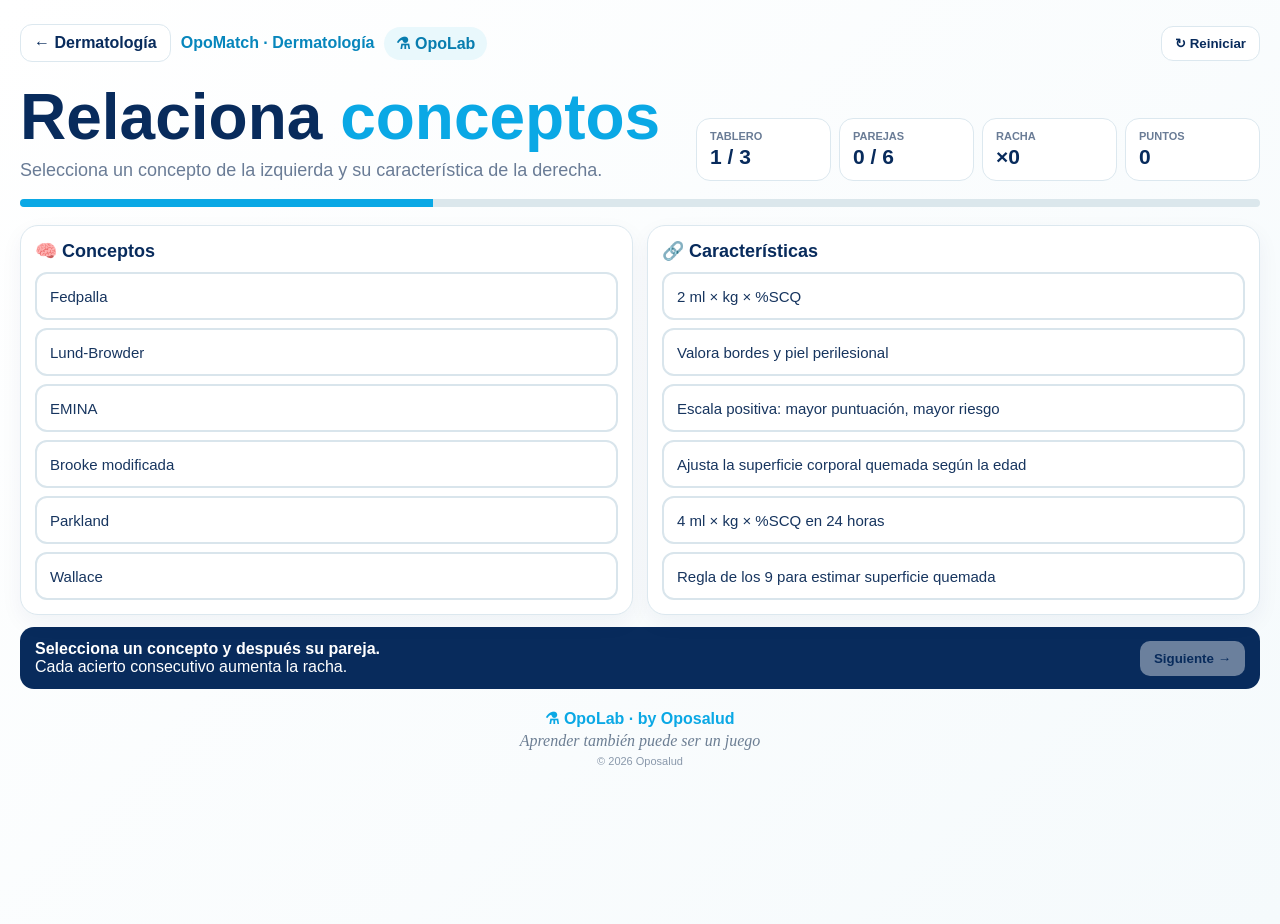
<file: juegos/opomatch-dermatologia/index.html>
<!doctype html><html lang="es"><head><meta charset="utf-8"><meta name="viewport" content="width=device-width,initial-scale=1"><title>OpoMatch · Dermatología | OpoLab</title><style>:root{--navy:#082b5c;--blue:#0aa8e5;--ink:#17355f;--muted:#6a7c96;--bg:#f5fafc;--line:#dce8ef}*{box-sizing:border-box}body{margin:0;background:linear-gradient(135deg,#fff,var(--bg));font-family:Inter,"Segoe UI",Arial,sans-serif;color:var(--ink);min-height:100vh}.wrap{width:min(1450px,calc(100% - 40px));margin:24px auto}.nav{display:flex;align-items:center;gap:10px;margin-bottom:18px}.back,.reset{border:1px solid var(--line);background:#fff;color:var(--navy);border-radius:12px;padding:9px 13px;font-weight:800;text-decoration:none}.reset{margin-left:auto}.crumb{font-weight:900;color:#0786bc}.lab{background:#e9f8fc;color:#087daf;border-radius:999px;padding:7px 12px;font-weight:900}.head{display:grid;grid-template-columns:1fr auto;gap:20px;align-items:end}.head h1{margin:0;font-size:clamp(42px,5vw,68px);color:var(--navy)}.head h1 span{color:var(--blue)}.head p{font-size:18px;color:var(--muted);margin:6px 0 0}.hud{display:grid;grid-template-columns:repeat(4,135px);gap:8px}.pill{background:#fff;border:1px solid var(--line);border-radius:14px;padding:11px 13px}.pill small{display:block;font-size:11px;font-weight:900;color:var(--muted)}.pill b{display:block;font-size:21px;color:var(--navy);margin-top:3px}.progress{height:8px;background:#dbe7ec;border-radius:999px;overflow:hidden;margin:18px 0}.progress i{display:block;height:100%;background:#0aa8e5}.board{display:grid;grid-template-columns:minmax(0,1fr) minmax(0,1fr);gap:14px;align-items:start}.panel{background:#fff;border:1px solid var(--line);border-radius:18px;padding:14px;box-shadow:0 8px 22px rgba(8,43,92,.05)}.panel h2{margin:0 0 10px;color:var(--navy);font-size:18px}.cards{display:grid;gap:8px}.item{width:100%;text-align:left;border:2px solid #d9e5ec;background:#fff;border-radius:12px;padding:11px 13px;font-size:15px;color:var(--ink);cursor:pointer;min-height:48px}.item.sel{border-color:var(--blue);background:#eaf9fd}.item.ok{border-color:#9bd8bf;background:#eaf8f1;color:#176b4d}.item.wrong{background:#fff0f2;border-color:#efb8bf}.status{margin-top:12px;background:#082b5c;color:#fff;border-radius:14px;padding:13px 15px;display:flex;justify-content:space-between;gap:12px;align-items:center}.next{border:0;background:#fff;color:var(--navy);border-radius:10px;padding:10px 14px;font-weight:900}.next[disabled]{opacity:.4}.end{display:none;text-align:center;background:#fff;border:1px solid var(--line);border-radius:20px;padding:45px 25px}.end.show{display:block}.scorebig{font-size:58px;color:var(--blue);font-weight:900}.replay{border:0;background:var(--navy);color:#fff;border-radius:12px;padding:13px 20px;font-weight:900}.foot{text-align:center;margin:20px;color:var(--blue);font-weight:900}.foot em{display:block;color:#6c7e93;font-family:"Segoe Print","Comic Sans MS",cursive;font-weight:400;margin-top:4px}.copy{display:block;color:#8a99ab;font-size:11px;font-weight:500;margin-top:5px}@media(max-width:900px){.head{grid-template-columns:1fr}.hud{grid-template-columns:repeat(4,1fr)}.wrap{width:calc(100% - 20px);margin:10px auto}.board{grid-template-columns:1fr 1fr}.panel{padding:10px}.item{font-size:14px;padding:9px 10px;min-height:42px}.head h1{font-size:38px}.head p{font-size:15px}.nav{margin-bottom:10px}.crumb,.lab{display:none}.pill{padding:8px}.pill b{font-size:18px}.status{font-size:14px}}@media(max-width:560px){.board{grid-template-columns:1fr}.hud{grid-template-columns:repeat(2,1fr)}}body.embedded .wrap{width:100%;max-width:none;margin:0;padding:10px 12px}body.embedded .nav{margin-bottom:8px}body.embedded .crumb,body.embedded .lab{display:none}body.embedded .head{grid-template-columns:1fr;gap:8px}body.embedded .head h1{font-size:36px}body.embedded .head p{font-size:15px}body.embedded .hud{grid-template-columns:repeat(4,1fr);gap:6px}body.embedded .pill{padding:7px 9px}body.embedded .pill b{font-size:17px}body.embedded .progress{margin:10px 0}body.embedded .board{grid-template-columns:1fr 1fr!important;gap:8px}body.embedded .panel{padding:10px;border-radius:14px}body.embedded .panel h2{font-size:16px;margin-bottom:8px}body.embedded .cards{gap:6px}body.embedded .item{font-size:13px;line-height:1.25;min-height:38px;padding:8px 9px;border-radius:10px}body.embedded .status{margin-top:8px;padding:10px 12px}</style></head><body><div class="wrap"><nav class="nav"><a class="back" href="../../dermatologia/">← Dermatología</a><span class="crumb">OpoMatch · Dermatología</span><span class="lab">⚗ OpoLab</span><button class="reset" id="reset">↻ Reiniciar</button></nav><section id="game"><div class="head"><div><h1>Relaciona <span>conceptos</span></h1><p>Selecciona un concepto de la izquierda y su característica de la derecha.</p></div><div class="hud"><div class="pill"><small>TABLERO</small><b id="round">1 / 3</b></div><div class="pill"><small>PAREJAS</small><b id="pairs">0 / 6</b></div><div class="pill"><small>RACHA</small><b id="streak">×0</b></div><div class="pill"><small>PUNTOS</small><b id="score">0</b></div></div></div><div class="progress"><i id="bar"></i></div><div class="board"><section class="panel"><h2>🧠 Conceptos</h2><div class="cards" id="left"></div></section><section class="panel"><h2>🔗 Características</h2><div class="cards" id="right"></div></section></div><div class="status"><div><strong id="msg">Selecciona un concepto y después su pareja.</strong><br><span id="sub">Cada acierto consecutivo aumenta la racha.</span></div><button class="next" id="next" disabled>Siguiente →</button></div></section><section class="end" id="end"><h2>¡Conexiones completadas!</h2><div class="scorebig" id="final"></div><p id="summary"></p><button class="replay" id="replay">Jugar otra combinación</button></section><div class="foot">⚗ OpoLab · by Oposalud<em>Aprender también puede ser un juego</em><span class="copy">© 2026 Oposalud</span></div></div><script>'use strict';if(window.self!==window.top)document.body.classList.add('embedded');const bank=[['Braden','6 dimensiones y puntuación de 6 a 23'],['Norton','5 parámetros y puntuación de 5 a 20'],['EMINA','Escala positiva: mayor puntuación, mayor riesgo'],['Wallace','Regla de los 9 para estimar superficie quemada'],['Lund-Browder','Ajusta la superficie corporal quemada según la edad'],['Parkland','4 ml × kg × %SCQ en 24 horas'],['Brooke modificada','2 ml × kg × %SCQ'],['Código RAN','Rojo, amarillo y negro para valorar el lecho'],['EVE','Escala Visual del Eritema'],['Braden Q','Adaptación pediátrica de Braden'],['Baux','Índice pronóstico clásico: edad + %SCQ'],['Fedpalla','Valora bordes y piel perilesional']];let round=0,score=0,streak=0,matched=0,selL=null,selR=null,current=[];const $=x=>document.getElementById(x);function sh(a){a=[...a];for(let i=a.length-1;i>0;i--){let j=Math.floor(Math.random()*(i+1));[a[i],a[j]]=[a[j],a[i]]}return a}function start(){round=0;score=streak=0;$('end').classList.remove('show');$('game').style.display='block';load()}function load(){matched=0;selL=selR=null;current=sh(bank).slice(0,6);$('round').textContent=`${round+1} / 3`;$('pairs').textContent='0 / 6';$('streak').textContent='×0';$('score').textContent=score;$('bar').style.width=`${(round+1)/3*100}%`;$('next').disabled=true;$('msg').textContent='Selecciona un concepto y después su pareja.';const rights=sh(current.map((p,i)=>({i,t:p[1]})));$('left').innerHTML=current.map((p,i)=>`<button class="item" data-side="l" data-id="${i}">${p[0]}</button>`).join('');$('right').innerHTML=rights.map(x=>`<button class="item" data-side="r" data-id="${x.i}">${x.t}</button>`).join('');document.querySelectorAll('.item').forEach(b=>b.onclick=()=>pick(b))}function pick(b){if(b.classList.contains('ok'))return;const s=b.dataset.side;if(s==='l'){document.querySelectorAll('[data-side=l].sel').forEach(x=>x.classList.remove('sel'));selL=b;b.classList.add('sel')}else{document.querySelectorAll('[data-side=r].sel').forEach(x=>x.classList.remove('sel'));selR=b;b.classList.add('sel')}if(selL&&selR)check()}function check(){if(selL.dataset.id===selR.dataset.id){matched++;streak++;let gain=100+Math.min(streak,5)*25;score+=gain;selL.className='item ok';selR.className='item ok';$('msg').textContent=`✓ Correcto · +${gain} puntos`;selL=selR=null}else{streak=0;score=Math.max(0,score-30);selL.classList.add('wrong');selR.classList.add('wrong');$('msg').textContent='No encajan. Prueba otra combinación.';let a=selL,b=selR;setTimeout(()=>{a.classList.remove('wrong','sel');b.classList.remove('wrong','sel')},350);selL=selR=null}$('pairs').textContent=`${matched} / 6`;$('streak').textContent=`×${streak}`;$('score').textContent=score;if(matched===6){$('next').disabled=false;$('msg').textContent='Tablero completado.'}}$('next').onclick=()=>{if(round<2){round++;load()}else finish()};function finish(){let best=Math.max(score,Number(localStorage.getItem('opomatch_best')||0));localStorage.setItem('opomatch_best',best);$('game').style.display='none';$('end').classList.add('show');$('final').textContent=`${score} pts`;$('summary').textContent=`Has completado 18 parejas. Mejor marca: ${best} puntos.`}$('replay').onclick=start;$('reset').onclick=()=>{if(confirm('¿Reiniciar OpoMatch?'))start()};start();</script></body></html>
</file>
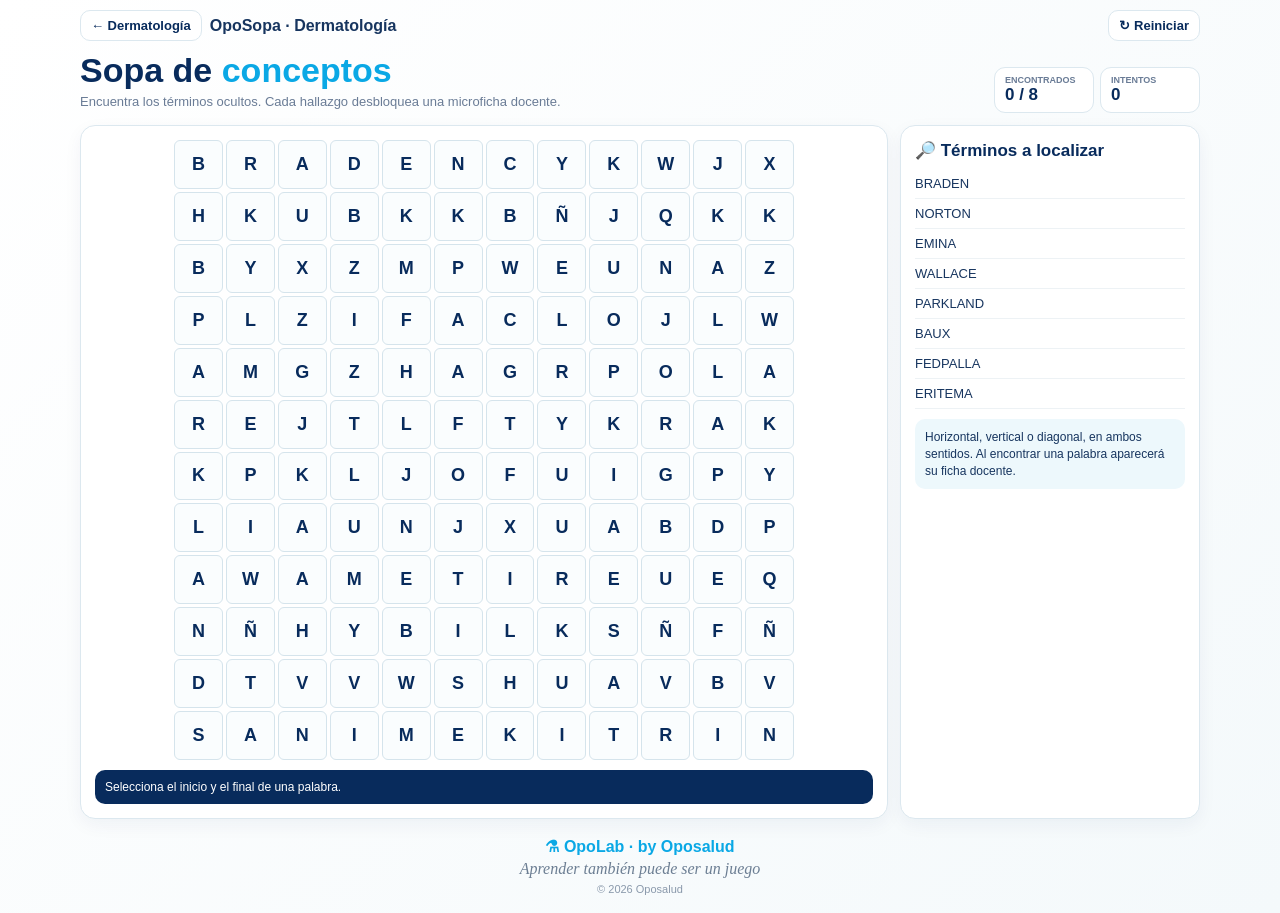
<file: juegos/oposopa-dermatologia/index.html>
<!doctype html><html lang="es"><head><meta charset="utf-8"><meta name="viewport" content="width=device-width,initial-scale=1"><title>OpoSopa · Dermatología</title><style>:root{--n:#082b5c;--b:#0aa8e5;--m:#6a7c96;--l:#dce8ef}*{box-sizing:border-box}body{margin:0;background:linear-gradient(135deg,#fff,#f4f9fb);font-family:Inter,"Segoe UI",Arial,sans-serif;color:#17355f}.wrap{width:min(1120px,calc(100% - 20px));margin:10px auto}.nav{display:flex;gap:8px;align-items:center;margin-bottom:10px}.back,.reset{border:1px solid var(--l);background:#fff;color:var(--n);border-radius:10px;padding:7px 10px;font-weight:800;text-decoration:none;font-size:13px}.reset{margin-left:auto}.head{display:flex;justify-content:space-between;gap:14px;align-items:end}.head h1{font-size:34px;margin:0;color:var(--n)}.head h1 span{color:var(--b)}.head p{margin:4px 0;color:var(--m);font-size:13px}.stats{display:flex;gap:6px}.pill{background:#fff;border:1px solid var(--l);border-radius:11px;padding:7px 10px;min-width:100px}.pill small{display:block;font-size:9px;color:var(--m);font-weight:900}.pill b{font-size:17px;color:var(--n)}.board{display:grid;grid-template-columns:minmax(0,1fr) 300px;gap:12px;margin-top:12px}.card{background:#fff;border:1px solid var(--l);border-radius:15px;padding:14px;box-shadow:0 6px 18px rgba(8,43,92,.05)}.grid{display:grid;grid-template-columns:repeat(12,1fr);gap:3px;max-width:620px;margin:auto}.cell{aspect-ratio:1;border:1px solid #d5e4ec;background:#fafdfe;border-radius:6px;display:grid;place-items:center;font-weight:900;color:var(--n);cursor:pointer;font-size:clamp(12px,2vw,18px);user-select:none}.cell.start{background:#dff6fd;border-color:var(--b)}.cell.found{background:#dff4e9;border-color:#69c49b;color:#176b4d}.words h2{font-size:17px;margin:0 0 8px;color:var(--n)}.word{display:flex;justify-content:space-between;padding:7px 0;border-bottom:1px solid #edf2f5;font-size:13px}.word.done{color:#16835f;text-decoration:line-through}.help{margin-top:10px;padding:10px;border-radius:10px;background:#edf8fc;font-size:12px;line-height:1.4}.msg{margin-top:10px;padding:10px;border-radius:10px;background:#082b5c;color:#fff;font-size:12px}.learn{display:none;margin-top:12px;border-radius:13px;overflow:hidden;border:1px solid #bfe8f5;background:#fff}.learn.show{display:block}.learnHead{background:linear-gradient(135deg,#082b5c,#0aa8e5);color:#fff;padding:11px 13px}.learnHead small{display:block;font-size:9px;font-weight:900;opacity:.8}.learnHead b{font-size:19px}.learnBody{padding:11px 13px;font-size:12px;line-height:1.45}.learnBody p{margin:0 0 9px}.exam{background:#f1f8fc;border-left:4px solid var(--b);border-radius:8px;padding:9px 10px}.exam b{display:block;color:var(--n);margin-bottom:3px}.foot{text-align:center;color:var(--b);font-weight:900;margin:18px 0}.foot em{display:block;color:#6c7e93;font-family:"Segoe Print","Comic Sans MS",cursive;font-weight:400;margin-top:4px}.copy{display:block;color:#8a99ab;font-size:11px;font-weight:500;margin-top:5px}.modal{position:fixed;inset:0;background:rgba(5,27,57,.58);display:none;align-items:center;justify-content:center;padding:18px;z-index:99999}.modal.show{display:flex!important}.modalCard{width:min(560px,100%);background:#fff;border-radius:20px;box-shadow:0 24px 70px rgba(0,0,0,.24);overflow:hidden}.modalTop{background:linear-gradient(135deg,#082b5c,#0aa8e5);color:#fff;padding:18px 22px;display:flex;justify-content:space-between;align-items:center}.modalTop h2{margin:0;font-size:27px}.close{border:0;background:rgba(255,255,255,.18);color:#fff;width:34px;height:34px;border-radius:10px;font-size:20px}.modalBody{padding:20px 22px}.conceptTag{display:inline-block;background:#e8f8fc;color:#087eac;border-radius:999px;padding:5px 9px;font-size:10px;font-weight:900}.modalBody p{font-size:15px;line-height:1.55;margin:12px 0}.continue{width:100%;margin-top:16px;border:0;background:var(--n);color:#fff;border-radius:11px;padding:11px 14px;font-weight:900}.finishActions{display:flex;gap:8px;flex-wrap:wrap;margin-top:14px}.finishActions button,.finishActions a{flex:1;text-align:center;border:0;border-radius:11px;padding:11px 14px;font-weight:900;text-decoration:none}.finishActions .again{background:var(--n);color:#fff}.finishActions .backHome{background:#eaf8fc;color:#087cab}@media(max-width:760px){.board{grid-template-columns:1fr}.head{display:block}.stats{margin-top:8px}}</style></head><body><div class="wrap"><nav class="nav"><a class="back" href="../../dermatologia/">← Dermatología</a><b>OpoSopa · Dermatología</b><button class="reset" id="reset">↻ Reiniciar</button></nav><header class="head"><div><h1>Sopa de <span>conceptos</span></h1><p>Encuentra los términos ocultos. Cada hallazgo desbloquea una microficha docente.</p></div><div class="stats"><div class="pill"><small>ENCONTRADOS</small><b id="count">0 / 8</b></div><div class="pill"><small>INTENTOS</small><b id="tries">0</b></div></div></header><main class="board"><section class="card"><div id="grid" class="grid"></div><div id="msg" class="msg">Selecciona el inicio y el final de una palabra.</div></section><aside class="card words"><h2>🔎 Términos a localizar</h2><div id="wordList"></div><div class="help">Horizontal, vertical o diagonal, en ambos sentidos. Al encontrar una palabra aparecerá su ficha docente.</div><div id="learn" class="learn"><div class="learnHead"><small>MICROFICHA OPO</small><b id="learnTitle"></b></div><div class="learnBody"><p id="learnText"></p><div class="exam"><b>🎯 Clave de examen</b><span id="learnExam"></span></div></div></div></aside></main><div class="foot">⚗ OpoLab · by Oposalud<em>Aprender también puede ser un juego</em><span class="copy">© 2026 Oposalud</span></div></div><div id="modal" class="modal"><div class="modalCard"><div class="modalTop"><h2 id="modalTitle"></h2><button class="close" id="closeModal">×</button></div><div class="modalBody"><span class="conceptTag">MICROFICHA OPO</span><p id="modalText"></p><div class="exam"><b>🎯 Clave de examen</b><span id="modalExam"></span></div><button class="continue" id="continueModal">Seguir buscando →</button></div></div></div><div id="finishModal" class="modal"><div class="modalCard"><div class="modalTop"><h2>🎉 ¡Sopa completada!</h2></div><div class="modalBody"><span class="conceptTag">MISIÓN COMPLETADA</span><p id="finishText"></p><div class="exam"><b>👏 Buen trabajo</b><span>Has localizado y repasado todos los conceptos de esta sopa.</span></div><div class="finishActions"><button id="playAgain" class="again">Volver a jugar</button><a class="backHome" href="../../dermatologia/">← Volver a Dermatología</a></div></div></div></div><script>'use strict';const SIZE=12;const INFO={BRADEN:{text:'Escala para valorar el riesgo de lesiones por presión. Incluye percepción sensorial, humedad, actividad, movilidad, nutrición y fricción/cizallamiento.',exam:'Escala negativa: cuanto menor es la puntuación, mayor es el riesgo. Rango habitual: 6-23.'},NORTON:{text:'Escala clásica de riesgo de lesiones por presión: estado físico, mental, actividad, movilidad e incontinencia.',exam:'5 parámetros, puntuación de 5 a 20; menor puntuación implica mayor riesgo.'},EMINA:{text:'Escala de riesgo cuyo nombre resume Estado mental, Movilidad, Incontinencia-humedad, Nutrición y Actividad.',exam:'Es positiva: a mayor puntuación, mayor riesgo.'},WALLACE:{text:'Método rápido para estimar la superficie corporal quemada en adultos mediante regiones corporales.',exam:'Se conoce como regla de los 9.'},PARKLAND:{text:'Fórmula para estimar la reposición inicial de cristaloides en quemaduras extensas.',exam:'4 ml × kg × %SCQ en 24 h; la mitad en las primeras 8 h desde la quemadura.'},BAUX:{text:'Índice pronóstico utilizado en pacientes quemados.',exam:'Versión clásica: edad + % de superficie corporal quemada.'},FEDPALLA:{text:'Escala centrada en bordes y piel perilesional de una herida.',exam:'Ayuda a valorar el pronóstico de cicatrización a partir del entorno de la lesión.'},ERITEMA:{text:'Enrojecimiento cutáneo por aumento del flujo sanguíneo local.',exam:'En LPP, el eritema no blanqueable con piel intacta orienta a categoría 1.'}};const WORDS=Object.keys(INFO);let grid=[],placed=[],start=null,found=new Set(),tries=0,pendingFinish=false;const $=id=>document.getElementById(id),letters='ABCDEFGHIJKLMNÑOPQRSTUVWXYZ';function empty(){return Array.from({length:SIZE},()=>Array(SIZE).fill(''))}function shuffle(a){a=[...a];for(let i=a.length-1;i>0;i--){let j=Math.floor(Math.random()*(i+1));[a[i],a[j]]=[a[j],a[i]]}return a}function can(word,r,c,dr,dc){let er=r+dr*(word.length-1),ec=c+dc*(word.length-1);if(er<0||er>=SIZE||ec<0||ec>=SIZE)return false;for(let i=0;i<word.length;i++){let x=r+dr*i,y=c+dc*i;if(grid[x][y]&&grid[x][y]!==word[i])return false}return true}function place(word){let dirs=shuffle([[0,1],[1,0],[1,1],[1,-1],[0,-1],[-1,0],[-1,-1],[-1,1]]);for(let k=0;k<250;k++){let [dr,dc]=dirs[k%dirs.length],r=Math.floor(Math.random()*SIZE),c=Math.floor(Math.random()*SIZE);if(can(word,r,c,dr,dc)){let cells=[];for(let i=0;i<word.length;i++){let x=r+dr*i,y=c+dc*i;grid[x][y]=word[i];cells.push([x,y])}placed.push({word,cells});return true}}return false}function build(){grid=empty();placed=[];found=new Set();tries=0;start=null;pendingFinish=false;for(const w of [...WORDS].sort((a,b)=>b.length-a.length))if(!place(w))return build();for(let r=0;r<SIZE;r++)for(let c=0;c<SIZE;c++)if(!grid[r][c])grid[r][c]=letters[Math.floor(Math.random()*letters.length)];$('learn').classList.remove('show');$('modal').classList.remove('show');$('finishModal').classList.remove('show');render()}function render(){let html='';for(let r=0;r<SIZE;r++)for(let c=0;c<SIZE;c++){let isFound=placed.some(p=>found.has(p.word)&&p.cells.some(([x,y])=>x===r&&y===c));html+=`<button class="cell ${isFound?'found':''}" data-r="${r}" data-c="${c}">${grid[r][c]}</button>`}$('grid').innerHTML=html;document.querySelectorAll('.cell').forEach(b=>b.onclick=()=>pick(b));$('wordList').innerHTML=WORDS.map(w=>`<div class="word ${found.has(w)?'done':''}"><span>${w}</span><b>${found.has(w)?'✓':''}</b></div>`).join('');$('count').textContent=`${found.size} / ${WORDS.length}`;$('tries').textContent=tries}function line(a,b){let dr=Math.sign(b[0]-a[0]),dc=Math.sign(b[1]-a[1]),rd=Math.abs(b[0]-a[0]),cd=Math.abs(b[1]-a[1]);if(!(dr===0||dc===0||rd===cd))return null;let len=Math.max(rd,cd)+1,cells=[];for(let i=0;i<len;i++)cells.push([a[0]+dr*i,a[1]+dc*i]);return cells}function showInfo(word){let inf=INFO[word];$('learnTitle').textContent=word;$('learnText').textContent=inf.text;$('learnExam').textContent=inf.exam;$('learn').classList.add('show');$('modalTitle').textContent=word;$('modalText').textContent=inf.text;$('modalExam').textContent=inf.exam;$('modal').classList.add('show')}function closeInfo(){$('modal').classList.remove('show');if(pendingFinish){pendingFinish=false;$('finishText').textContent=`Has encontrado las ${WORDS.length} palabras en ${tries} intentos.`;$('finishModal').classList.add('show')}}function pick(btn){let r=+btn.dataset.r,c=+btn.dataset.c;if(!start){start=[r,c];btn.classList.add('start');$('msg').textContent='Ahora selecciona la última letra.';return}document.querySelectorAll('.cell.start').forEach(x=>x.classList.remove('start'));let cells=line(start,[r,c]);tries++;if(!cells){$('msg').textContent='La selección debe ser horizontal, vertical o diagonal.';start=null;render();return}let word=cells.map(([x,y])=>grid[x][y]).join(''),rev=[...word].reverse().join(''),match=placed.find(p=>!found.has(p.word)&&(p.word===word||p.word===rev));if(match){found.add(match.word);start=null;render();$('msg').textContent=`✓ Encontrado: ${match.word}`;if(found.size===WORDS.length){$('msg').textContent=`🎉 Sopa completada en ${tries} intentos.`;pendingFinish=true}showInfo(match.word);return}$('msg').textContent='No corresponde a uno de los términos.';start=null;render()}$('closeModal').onclick=closeInfo;$('continueModal').onclick=closeInfo;$('modal').onclick=e=>{if(e.target===$('modal'))closeInfo()};$('reset').onclick=build;$('playAgain').onclick=build;build();</script></body></html>
</file>
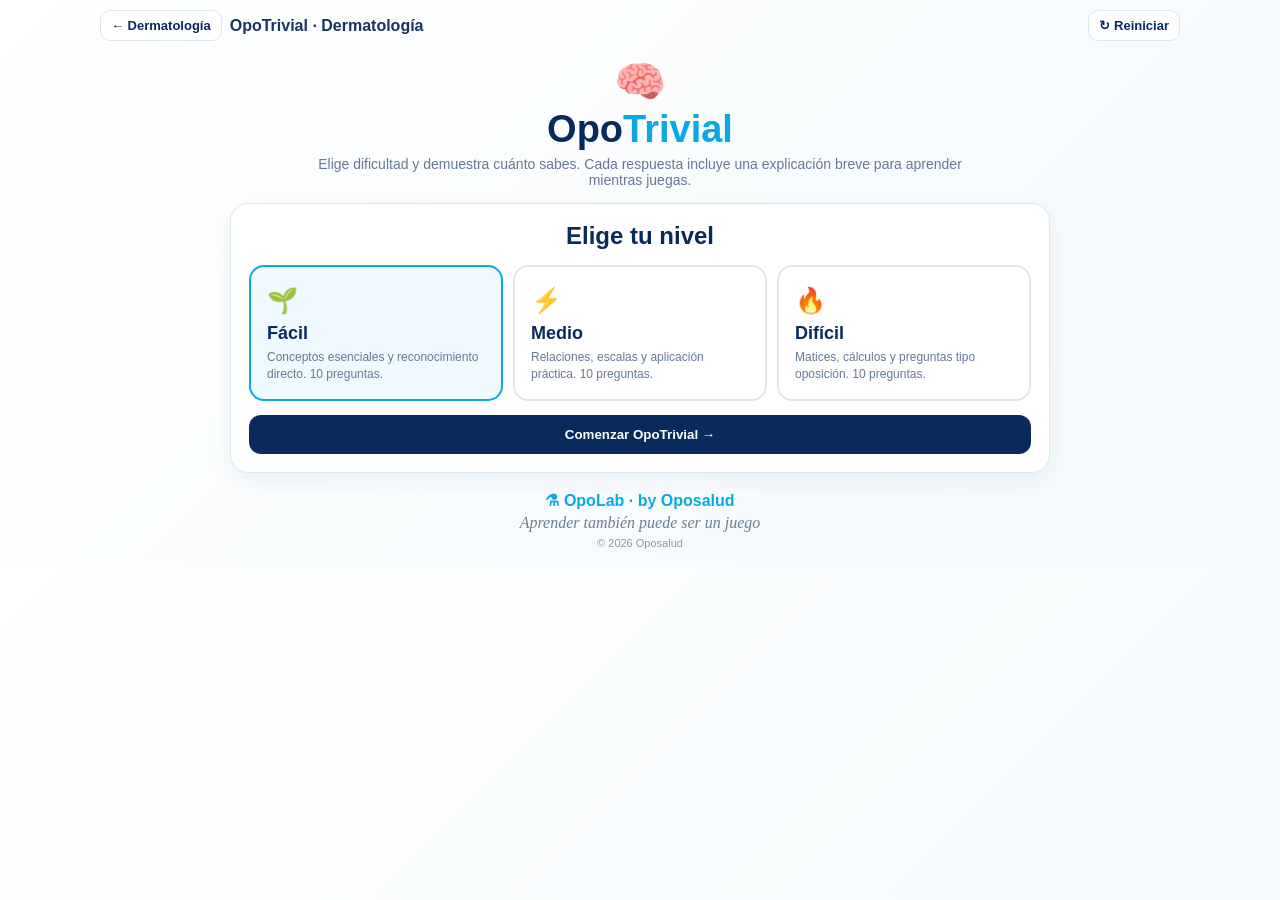
<file: juegos/opotrivial-dermatologia/index.html>
<!doctype html><html lang="es"><head><meta charset="utf-8"><meta name="viewport" content="width=device-width,initial-scale=1"><title>OpoTrivial · Dermatología</title><style>:root{--n:#082b5c;--b:#0aa8e5;--m:#657994;--l:#dce8ef;--g:#17835f;--r:#a83a46;--gold:#f0b429}*{box-sizing:border-box}body{margin:0;background:linear-gradient(135deg,#fff,#f3f9fc);font-family:Inter,"Segoe UI",Arial,sans-serif;color:#17355f}.wrap{width:min(1080px,calc(100% - 20px));margin:10px auto}.nav{display:flex;align-items:center;gap:8px}.back,.reset{border:1px solid var(--l);background:#fff;color:var(--n);border-radius:10px;padding:7px 10px;font-weight:800;text-decoration:none;font-size:13px}.reset{margin-left:auto}.hero{text-align:center;padding:16px 0 10px}.hero .icon{font-size:42px}.hero h1{font-size:38px;margin:2px 0;color:var(--n)}.hero h1 span{color:var(--b)}.hero p{margin:5px auto;color:var(--m);font-size:14px;max-width:650px}.card{background:#fff;border:1px solid var(--l);border-radius:18px;padding:18px;box-shadow:0 8px 24px rgba(8,43,92,.06)}.setup{max-width:820px;margin:auto}.setup h2{text-align:center;margin:0 0 15px;color:var(--n)}.levels{display:grid;grid-template-columns:repeat(3,1fr);gap:10px}.level{border:2px solid var(--l);background:#fff;border-radius:15px;padding:16px;text-align:left;cursor:pointer}.level:hover{border-color:#91dff3}.level.selected{border-color:var(--b);background:#effaff}.level .emo{font-size:25px}.level b{display:block;font-size:18px;color:var(--n);margin:5px 0}.level span{font-size:12px;color:var(--m);line-height:1.4}.start{display:block;width:100%;border:0;background:var(--n);color:#fff;border-radius:12px;padding:12px;font-weight:900;margin-top:14px;cursor:pointer}.quiz{display:none}.quiz.show{display:block}.setup.hide{display:none}.top{display:flex;justify-content:space-between;gap:10px;align-items:center;margin-bottom:10px}.badges{display:flex;gap:6px;flex-wrap:wrap}.badge{border:1px solid var(--l);background:#fff;border-radius:10px;padding:6px 9px;font-size:11px;font-weight:900}.progress{height:8px;background:#dce8ef;border-radius:99px;overflow:hidden}.progress i{display:block;height:100%;background:var(--b)}.qcard{margin-top:12px}.topic{font-size:10px;font-weight:900;color:#0785b8;letter-spacing:.08em}.question{font-size:22px;line-height:1.35;color:var(--n);font-weight:900;margin:7px 0 14px}.answers{display:grid;grid-template-columns:1fr 1fr;gap:9px}.ans{border:2px solid var(--l);background:#fff;border-radius:13px;padding:13px;text-align:left;color:var(--n);font-weight:700;cursor:pointer;line-height:1.35}.ans:hover{border-color:#8eddf2}.ans.correct{border-color:#74c9a7;background:#e9f8f1;color:#176f55}.ans.wrong{border-color:#e4a2aa;background:#fff0f2;color:#963540}.ans:disabled{cursor:default}.feedback{display:none;margin-top:12px;border-radius:12px;padding:12px 14px;font-size:13px;line-height:1.45}.feedback.show{display:block}.feedback.good{background:#e9f8f1;color:#176f55}.feedback.bad{background:#fff0f2;color:#8f3440}.feedback b{display:block;margin-bottom:3px}.next{display:none;width:100%;border:0;background:var(--n);color:#fff;border-radius:11px;padding:11px;margin-top:10px;font-weight:900;cursor:pointer}.next.show{display:block}.final{display:none;text-align:center}.final.show{display:block}.final .cup{font-size:58px}.final h2{font-size:30px;margin:5px;color:var(--n)}.scoreBig{font-size:48px;font-weight:900;color:var(--b)}.final p{color:var(--m)}.finalActions{display:flex;justify-content:center;gap:8px;flex-wrap:wrap}.btn{border:0;border-radius:10px;padding:10px 14px;font-weight:900;text-decoration:none;cursor:pointer}.primary{background:var(--n);color:#fff}.secondary{background:#eaf8fc;color:#087cab}.foot{text-align:center;color:var(--b);font-weight:900;margin:18px 0}.foot em{display:block;color:#6c7e93;font-family:"Segoe Print","Comic Sans MS",cursive;font-weight:400;margin-top:4px}.copy{display:block;color:#8a99ab;font-size:11px;font-weight:500;margin-top:5px}@media(max-width:700px){.levels,.answers{grid-template-columns:1fr}.hero h1{font-size:32px}.question{font-size:19px}}</style></head><body><div class="wrap"><nav class="nav"><a class="back" href="../../dermatologia/">← Dermatología</a><b>OpoTrivial · Dermatología</b><button id="reset" class="reset">↻ Reiniciar</button></nav><header class="hero"><div class="icon">🧠</div><h1>Opo<span>Trivial</span></h1><p>Elige dificultad y demuestra cuánto sabes. Cada respuesta incluye una explicación breve para aprender mientras juegas.</p></header><section id="setup" class="card setup"><h2>Elige tu nivel</h2><div class="levels"><button class="level selected" data-level="facil"><span class="emo">🌱</span><b>Fácil</b><span>Conceptos esenciales y reconocimiento directo. 10 preguntas.</span></button><button class="level" data-level="medio"><span class="emo">⚡</span><b>Medio</b><span>Relaciones, escalas y aplicación práctica. 10 preguntas.</span></button><button class="level" data-level="dificil"><span class="emo">🔥</span><b>Difícil</b><span>Matices, cálculos y preguntas tipo oposición. 10 preguntas.</span></button></div><button id="start" class="start">Comenzar OpoTrivial →</button></section><section id="quiz" class="quiz"><div class="top"><div class="badges"><span id="levelBadge" class="badge"></span><span id="qBadge" class="badge"></span></div><div class="badges"><span class="badge">⭐ <b id="score">0</b></span><span class="badge">🔥 Racha <b id="streak">0</b></span></div></div><div class="progress"><i id="bar"></i></div><div class="card qcard"><div id="topic" class="topic"></div><div id="question" class="question"></div><div id="answers" class="answers"></div><div id="feedback" class="feedback"></div><button id="next" class="next">Siguiente pregunta →</button></div></section><section id="final" class="card final"><div class="cup">🏆</div><h2>¡Trivial completado!</h2><div id="scoreBig" class="scoreBig"></div><p id="finalText"></p><div class="finalActions"><button id="again" class="btn primary">Jugar otra vez</button><button id="change" class="btn secondary">Cambiar dificultad</button><a href="../../dermatologia/" class="btn secondary">← Dermatología</a></div></section><div class="foot">⚗ OpoLab · by Oposalud<em>Aprender también puede ser un juego</em><span class="copy">© 2026 Oposalud</span></div></div><script>'use strict';const BANK={facil:[['LPP','¿Qué escala utiliza seis dimensiones para valorar el riesgo de lesiones por presión?',['Braden','Baux','Wallace','Lund-Browder'],0,'Braden valora seis dimensiones y su puntuación disminuye conforme aumenta el riesgo.'],['QUEMADURAS','¿Qué método se conoce como “regla de los 9”?',['Norton','Wallace','Fedpalla','EMINA'],1,'Wallace divide la superficie corporal en regiones con porcentajes múltiplos de 9.'],['QUEMADURAS','¿Qué fórmula se emplea para estimar la reposición inicial de líquidos en grandes quemados?',['Parkland','Baux','Braden','RAN'],0,'Parkland: 4 ml × kg × %SCQ en las primeras 24 horas.'],['LPP','En la escala de Braden, una puntuación menor indica:',['Menor riesgo','Mayor riesgo','Ausencia de riesgo','Mayor extensión'],1,'Braden es una escala negativa: a menor puntuación, mayor riesgo.'],['HERIDAS','El código RAN utiliza principalmente los colores:',['Rojo, amarillo y negro','Rojo, azul y negro','Verde, amarillo y rojo','Blanco, rojo y azul'],0,'RAN describe el tejido predominante mediante rojo, amarillo y negro.'],['PIEL','Un eritema que no blanquea a la presión con piel intacta orienta a:',['LPP categoría 1','LPP categoría 2','Quemadura profunda','Herida arterial'],0,'El eritema no blanqueable con piel íntegra es característico de la categoría 1.'],['QUEMADURAS','¿Qué índice clásico suma edad y porcentaje de superficie corporal quemada?',['Baux','Norton','Braden','Fedpalla'],0,'El índice de Baux clásico suma edad + %SCQ.'],['LPP','¿Cuál de estas es una escala de riesgo de lesiones por presión?',['Norton','Wallace','Baux','Parkland'],0,'Norton es una escala clásica de valoración del riesgo de lesiones por presión.'],['QUEMADURAS','Lund-Browder destaca porque:',['Ajusta porcentajes según edad','Valora exudado','Calcula riesgo de LPP','Mide dolor'],0,'Lund-Browder ajusta las proporciones corporales según la edad.'],['HERIDAS','Fedpalla se relaciona principalmente con:',['Piel perilesional y bordes','Reposición de líquidos','Extensión de quemaduras','Riesgo nutricional'],0,'Fedpalla ayuda a valorar bordes y piel perilesional.']],medio:[['QUEMADURAS','Paciente de 70 kg con quemaduras en el 20% de SCQ. Según Parkland, ¿qué volumen corresponde a las primeras 24 h?',['2.800 ml','5.600 ml','7.000 ml','11.200 ml'],1,'4 × 70 × 20 = 5.600 ml en 24 h.'],['QUEMADURAS','Del volumen calculado por Parkland, ¿qué proporción se administra en las primeras 8 horas desde la quemadura?',['Un cuarto','La mitad','Dos tercios','Todo'],1,'La mitad del volumen se administra durante las primeras 8 horas desde el momento de la quemadura.'],['LPP','¿Cuál de estas escalas es positiva, aumentando el riesgo al aumentar la puntuación?',['Braden','Norton','EMINA','Ninguna'],2,'EMINA es positiva; Braden y Norton se interpretan en sentido inverso.'],['LPP','¿Cuál NO forma parte de los parámetros clásicos de Norton?',['Actividad','Movilidad','Incontinencia','Fricción/cizallamiento'],3,'Fricción/cizallamiento pertenece a Braden, no a los cinco parámetros de Norton.'],['QUEMADURAS','Para una estimación rápida de la SCQ en un adulto en urgencias, el método más directo es:',['Wallace','Fedpalla','Braden','RAN'],0,'Wallace o regla de los 9 permite una estimación rápida en adultos.'],['HERIDAS','En el código RAN, el tejido negro orienta principalmente a:',['Epitelización','Necrosis','Granulación','Maceração'],1,'El negro se asocia a tejido necrótico/esfacelado seco que requiere valoración específica.'],['LPP','En Braden, ¿cuál de estos sí es un dominio?',['Percepción sensorial','Edad','Incontinencia','Estado mental'],0,'Percepción sensorial es uno de los seis dominios de Braden.'],['QUEMADURAS','¿Qué método es preferible a Wallace cuando se necesita ajustar la estimación de SCQ a la edad?',['Lund-Browder','Baux','Parkland','Norton'],0,'Lund-Browder contempla diferencias en las proporciones corporales según edad.'],['PIEL','La principal diferencia entre eritema blanqueable y no blanqueable se comprueba mediante:',['Presión local','Temperatura corporal','Glucemia','Índice tobillo-brazo'],0,'La respuesta del eritema a la presión ayuda a valorar si blanquea o persiste.'],['HERIDAS','La valoración de la piel perilesional resulta especialmente útil para:',['Detectar factores que dificultan cicatrización','Calcular SCQ','Estimar edad biológica','Calcular fluidoterapia'],0,'El estado del entorno de la herida aporta información sobre humedad, inflamación y evolución.']],dificil:[['QUEMADURAS','Paciente de 80 kg con 35% de SCQ. Han transcurrido 2 h desde la quemadura sin fluidoterapia. Según Parkland, ¿cuánto volumen de la primera mitad queda por administrar en las siguientes 6 h?',['2.800 ml','5.600 ml','11.200 ml','4.200 ml'],1,'Volumen total: 4×80×35=11.200 ml. La primera mitad son 5.600 ml y debe completarse antes de cumplir 8 h desde la quemadura.'],['LPP','¿Qué combinación describe correctamente la dirección del riesgo?',['Braden ↑ riesgo si ↑ puntuación; EMINA ↓ riesgo si ↑','Braden ↓ riesgo si ↑ puntuación; EMINA ↑ riesgo si ↑','Ambas aumentan riesgo al aumentar puntuación','Ambas disminuyen riesgo al aumentar puntuación'],1,'Braden es negativa y EMINA positiva.'],['QUEMADURAS','Un paciente de 50 años presenta 40% de SCQ. Su índice de Baux clásico es:',['50','40','90','110'],2,'Baux clásico = edad + %SCQ = 50 + 40 = 90.'],['LPP','¿Cuál de los siguientes pares pertenece íntegramente a Braden?',['Nutrición y fricción/cizallamiento','Estado mental e incontinencia','Edad y movilidad','Dolor y actividad'],0,'Nutrición y fricción/cizallamiento son dominios de Braden.'],['QUEMADURAS','¿Cuál es la principal limitación de aplicar Wallace sin ajustes en población pediátrica?',['No incluye extremidades','Las proporciones corporales cambian con la edad','Solo sirve en quemaduras químicas','Sobreestima siempre el tronco'],1,'Las proporciones cabeza/extremidades varían con la edad; Lund-Browder permite ajustarlas.'],['LPP','Paciente con piel íntegra, coloración persistente que no palidece a la presión y sin pérdida de espesor. ¿Clasificación más adecuada?',['Categoría 1','Categoría 2','Categoría 3','Lesión no clasificable'],0,'La categoría 1 mantiene piel íntegra y presenta eritema no blanqueable.'],['QUEMADURAS','Con Parkland, el reloj de las primeras 8 horas comienza:',['Al llegar a urgencias','Al iniciar el suero','En el momento de la quemadura','Tras calcular la SCQ'],2,'El intervalo se cuenta desde el momento de la quemadura, no desde la asistencia.'],['HERIDAS','¿Qué hallazgo perilesional obliga a replantear especialmente el control de humedad?',['Maceración','Granulación roja','Epitelización','Cicatriz madura'],0,'La maceración sugiere exceso de humedad en el entorno de la herida.'],['QUEMADURAS','Si se calcula Parkland para 60 kg y 25% SCQ, ¿qué volumen corresponde a las primeras 8 h?',['1.500 ml','3.000 ml','6.000 ml','12.000 ml'],1,'Total 4×60×25=6.000 ml; la mitad, 3.000 ml, corresponde a las primeras 8 h.'],['LPP','¿Qué opción contiene únicamente escalas de valoración de riesgo de LPP?',['Braden, Norton y EMINA','Braden, Baux y Norton','EMINA, Wallace y Norton','Norton, Fedpalla y Baux'],0,'Braden, Norton y EMINA son escalas empleadas para valorar riesgo de lesiones por presión.']]};let selected='facil',deck=[],idx=0,score=0,streak=0,answered=false;const $=id=>document.getElementById(id),labels={facil:'🌱 Fácil',medio:'⚡ Medio',dificil:'🔥 Difícil'};function shuffle(a){a=[...a];for(let i=a.length-1;i>0;i--){let j=Math.floor(Math.random()*(i+1));[a[i],a[j]]=[a[j],a[i]]}return a}document.querySelectorAll('.level').forEach(b=>b.onclick=()=>{document.querySelectorAll('.level').forEach(x=>x.classList.remove('selected'));b.classList.add('selected');selected=b.dataset.level});function begin(){deck=shuffle(BANK[selected]);idx=0;score=0;streak=0;$('setup').classList.add('hide');$('final').classList.remove('show');$('quiz').classList.add('show');load()}function load(){answered=false;let q=deck[idx];$('levelBadge').textContent=labels[selected];$('qBadge').textContent=`Pregunta ${idx+1}/${deck.length}`;$('score').textContent=score;$('streak').textContent=streak;$('bar').style.width=`${idx/deck.length*100}%`;$('topic').textContent=q[0];$('question').textContent=q[1];$('feedback').className='feedback';$('next').classList.remove('show');let order=shuffle(q[2].map((text,i)=>({text,ok:i===q[3]})));$('answers').innerHTML=order.map((a,i)=>`<button class="ans" data-ok="${a.ok?'1':'0'}">${String.fromCharCode(65+i)}. ${a.text}</button>`).join('');document.querySelectorAll('.ans').forEach(b=>b.onclick=()=>answer(b,q))}function answer(b,q){if(answered)return;answered=true;let ok=b.dataset.ok==='1';document.querySelectorAll('.ans').forEach(x=>{x.disabled=true;if(x.dataset.ok==='1')x.classList.add('correct')});if(ok){b.classList.add('correct');streak++;let bonus=Math.min(streak-1,3)*25;score+=100+bonus;$('feedback').className='feedback show good';$('feedback').innerHTML=`<b>✓ Correcto · +${100+bonus} puntos</b>${q[4]}`}else{b.classList.add('wrong');streak=0;$('feedback').className='feedback show bad';$('feedback').innerHTML=`<b>✗ Incorrecto</b>${q[4]}`}$('score').textContent=score;$('streak').textContent=streak;$('next').classList.add('show')}function finish(){$('quiz').classList.remove('show');$('final').classList.add('show');$('scoreBig').textContent=`${score} pts`;let max=deck.length*175,ratio=score/max;$('finalText').textContent=ratio>.75?'Nivel excelente. Muy buen dominio del bloque.':ratio>.5?'Buen resultado. Repasa las explicaciones que más te hayan costado.':'Ronda completada. Repite el nivel y consolida los conceptos clave.'}$('next').onclick=()=>{if(idx<deck.length-1){idx++;load()}else finish()};$('start').onclick=begin;$('again').onclick=begin;$('change').onclick=()=>{$('final').classList.remove('show');$('setup').classList.remove('hide')};$('reset').onclick=()=>{if(confirm('¿Reiniciar OpoTrivial?')){location.reload()}};</script></body></html>
</file>
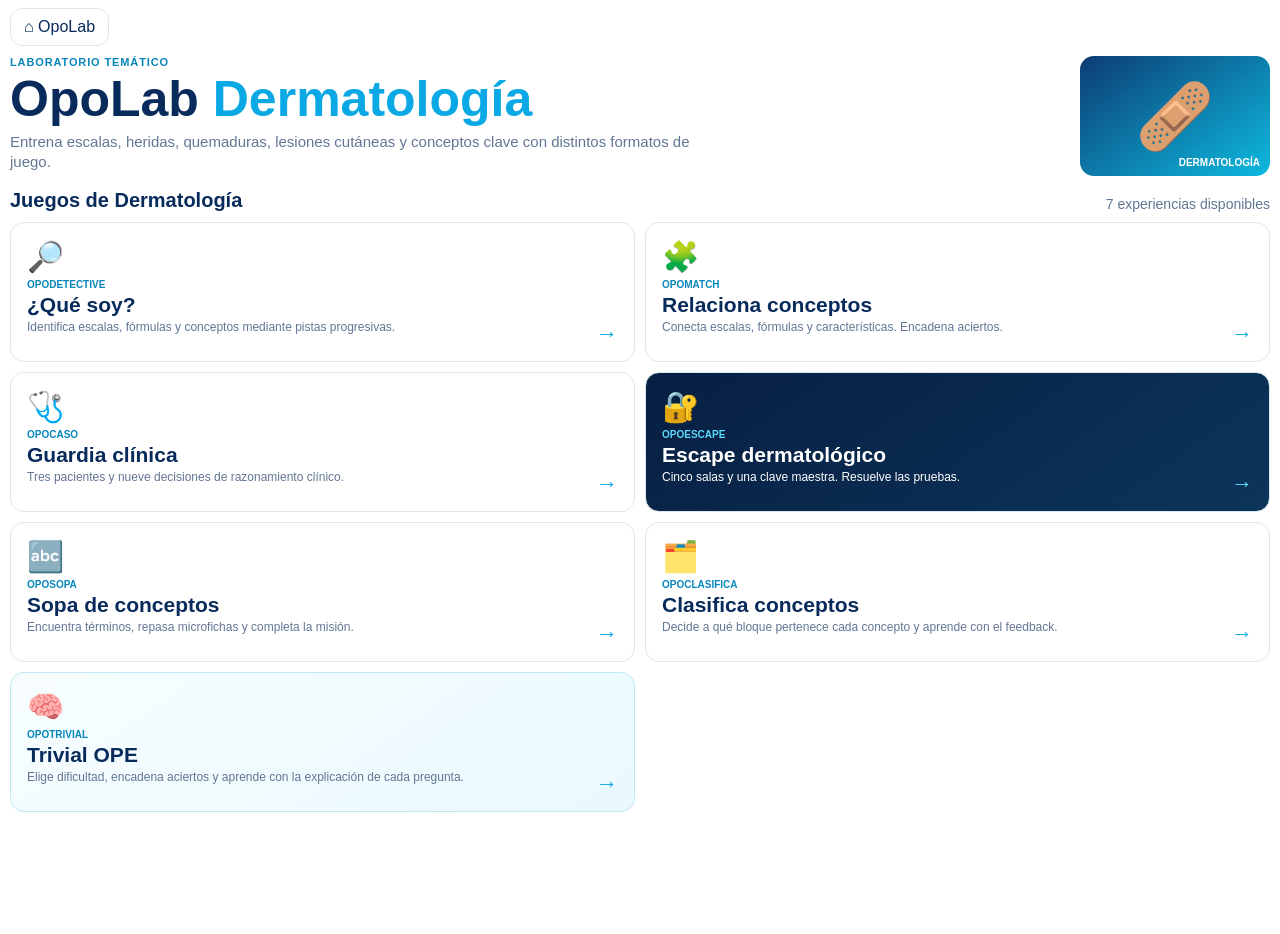
<file: embed.html>
<!doctype html>
<html lang="es">
<head>
<meta charset="utf-8">
<meta name="viewport" content="width=device-width,initial-scale=1">
<title>OpoLab · modo plataforma</title>
<style>
html,body{margin:0;padding:0;background:transparent;width:100%;overflow-x:hidden;font-family:Inter,"Segoe UI",Arial,sans-serif}
#opolabFrame{display:block;width:100%;border:0;background:transparent;min-height:560px;overflow:hidden}
#platformFooter{text-align:center;padding:18px 10px 22px;color:#0aa8e5;font-weight:900;background:linear-gradient(180deg,rgba(255,255,255,0),#f5fafc)}
#platformFooter em{display:block;color:#6c7e93;font-family:"Segoe Print","Comic Sans MS",cursive;font-weight:400;margin-top:4px;font-size:16px}
#platformFooter .copy{display:block;color:#8a99ab;font-size:11px;font-weight:500;margin-top:5px}
</style>
</head>
<body>
<iframe id="opolabFrame" title="OpoLab" scrolling="no"></iframe>
<div id="platformFooter">⚗ OpoLab · by Oposalud<em>Aprender también puede ser un juego</em><span class="copy">© 2026 Oposalud</span></div>
<script>
(function(){
  const frame=document.getElementById('opolabFrame');
  const params=new URLSearchParams(location.search);
  let path=params.get('path')||'dermatologia/';
  path=path.replace(/^\/+/, '');
  frame.src='./'+path;

  const EMBED_CSS=`
    html,body{min-height:0!important;overflow-x:hidden!important}
    body{background:#fff!important}
    .wrap,.shell,main{width:100%!important;max-width:none!important;margin:0!important;padding:8px 10px!important}
    .topbar,.nav,.crumbs{margin-top:0!important;margin-bottom:10px!important}
    .brand,.crumbCurrent,.crumbSep,.lab{display:none!important}
    .hero{margin-top:2px!important;margin-bottom:12px!important;gap:12px!important}
    .hero h1,.head h1{font-size:clamp(32px,4.5vw,50px)!important;margin-top:2px!important}
    .hero p,.head p,.subtitle{font-size:15px!important;line-height:1.35!important}
    .visual{height:120px!important;font-size:64px!important}
    .sectionTitle{margin:12px 0 10px!important}
    .games{gap:10px!important}
    .game{min-height:140px!important;padding:16px!important}
    .gameIcon{font-size:30px!important}
    .game h3{font-size:21px!important}
    .head{gap:12px!important}
    .hud{gap:7px!important}
    .pill{padding:9px 10px!important;min-width:0!important}
    .pill b,.pill strong{font-size:19px!important}
    .progress{margin:12px 0!important}
    .layout,.room{gap:12px!important}
    .panel{padding:12px!important;border-radius:16px!important}
    .panel h2{margin-bottom:10px!important;font-size:17px!important}
    .cards{gap:8px!important}
    .item{min-height:44px!important;padding:10px 12px!important;font-size:15px!important;border-radius:12px!important}
    .status{margin-top:10px!important;padding:12px 14px!important}
    .case,.challenge{min-height:0!important;padding:18px!important}
    .scene{margin:12px 0!important;padding:14px!important}
    .question{margin:20px 0 16px!important;font-size:28px!important}
    .answer{margin-top:18px!important}
    .side{padding:16px!important}
    footer,.foot,.brandFoot{display:none!important}
    .board{grid-template-columns:minmax(0,1fr) minmax(0,1fr)!important;gap:10px!important;align-items:start!important}
    @media(max-width:1050px){
      .layout,.room{grid-template-columns:1fr!important}
      .side,.map{display:none!important}
      .hero,.head{grid-template-columns:1fr!important}
      .hud{grid-template-columns:repeat(2,1fr)!important}
    }
    @media(max-width:640px){.board{grid-template-columns:1fr!important}}
  `;

  function adapt(){
    try{
      const doc=frame.contentDocument;
      if(!doc)return;
      let style=doc.getElementById('opolab-embed-style');
      if(!style){
        style=doc.createElement('style');
        style.id='opolab-embed-style';
        style.textContent=EMBED_CSS;
        doc.head.appendChild(style);
      }
      const resize=()=>{
        try{
          const h=Math.max(doc.body.scrollHeight,doc.documentElement.scrollHeight,500);
          frame.style.height=(h+4)+'px';
        }catch(e){}
      };
      resize();
      if(window.ResizeObserver){
        if(frame._ro)frame._ro.disconnect();
        frame._ro=new ResizeObserver(resize);
        frame._ro.observe(doc.body);
      }
      setTimeout(resize,100);setTimeout(resize,450);
    }catch(e){}
  }
  frame.addEventListener('load',adapt);
})();
</script>
</body>
</html>
</file>
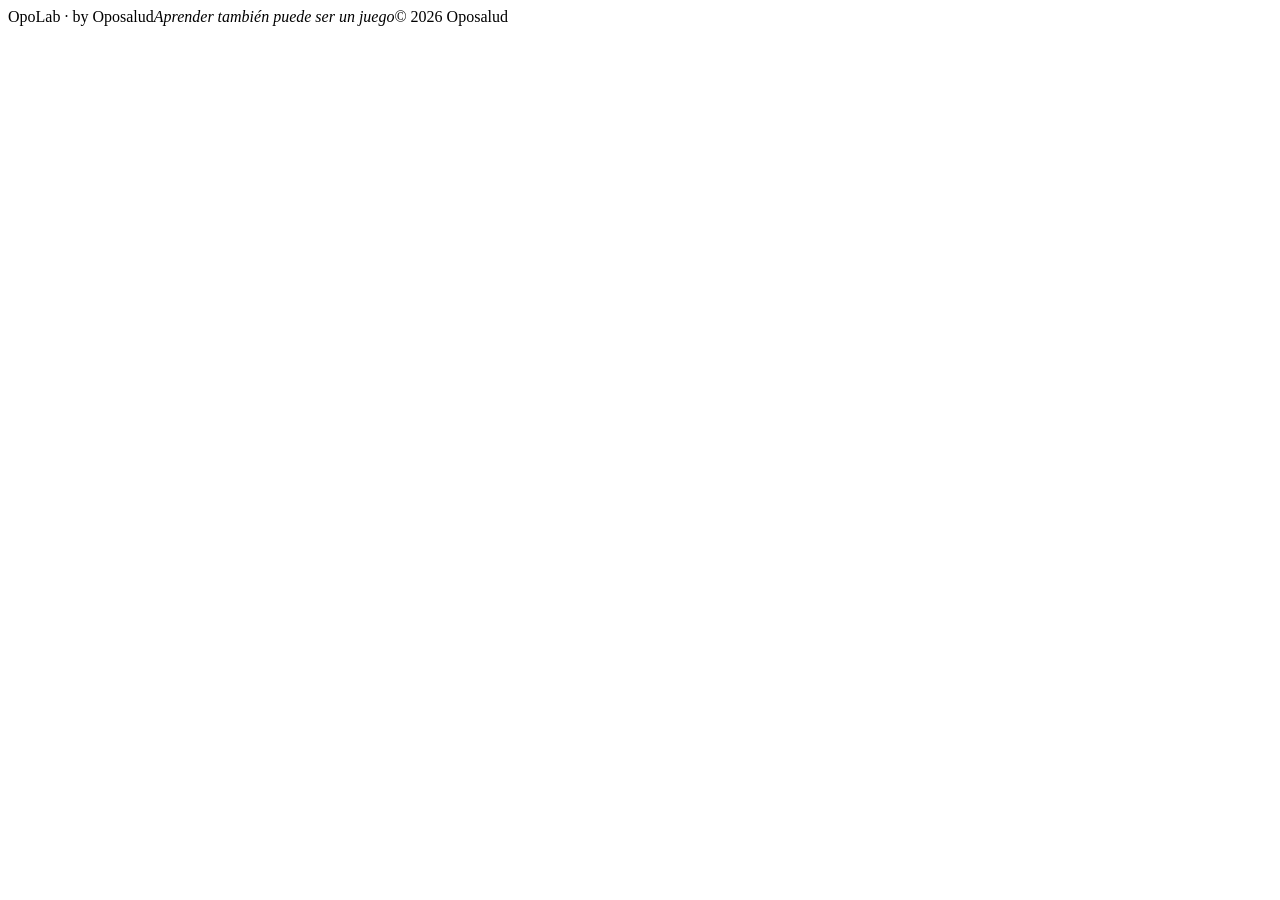
<file: herramientas/plantilla/pagina.html>
<!doctype html>
<html lang="es">
<head>
<meta charset="utf-8">
<meta name="viewport" content="width=device-width,initial-scale=1">
<title>OpoMetro · Digestivo | OpoLab by Oposalud</title>
<meta name="description" content="Recorre el aparato digestivo como una red de metro y repasa preguntas reales de OPE con explicación.">
<link rel="preconnect" href="https://fonts.googleapis.com">
<link rel="preconnect" href="https://fonts.gstatic.com" crossorigin>
<link href="https://fonts.googleapis.com/css2?family=Plus+Jakarta+Sans:wght@400;500;600;700;800&display=swap" rel="stylesheet">
<style>
/*__ESTILOS__*/
</style>
</head>
<body>
<div class="wrap">
  <header class="topbar" id="top"></header>
  <main id="app" tabindex="-1"></main>
  <div class="foot">OpoLab · by Oposalud<em>Aprender también puede ser un juego</em><span class="copy">© 2026 Oposalud</span></div>
</div>
<script>
/*__APP__*/
</script>
</body>
</html>
</file>
